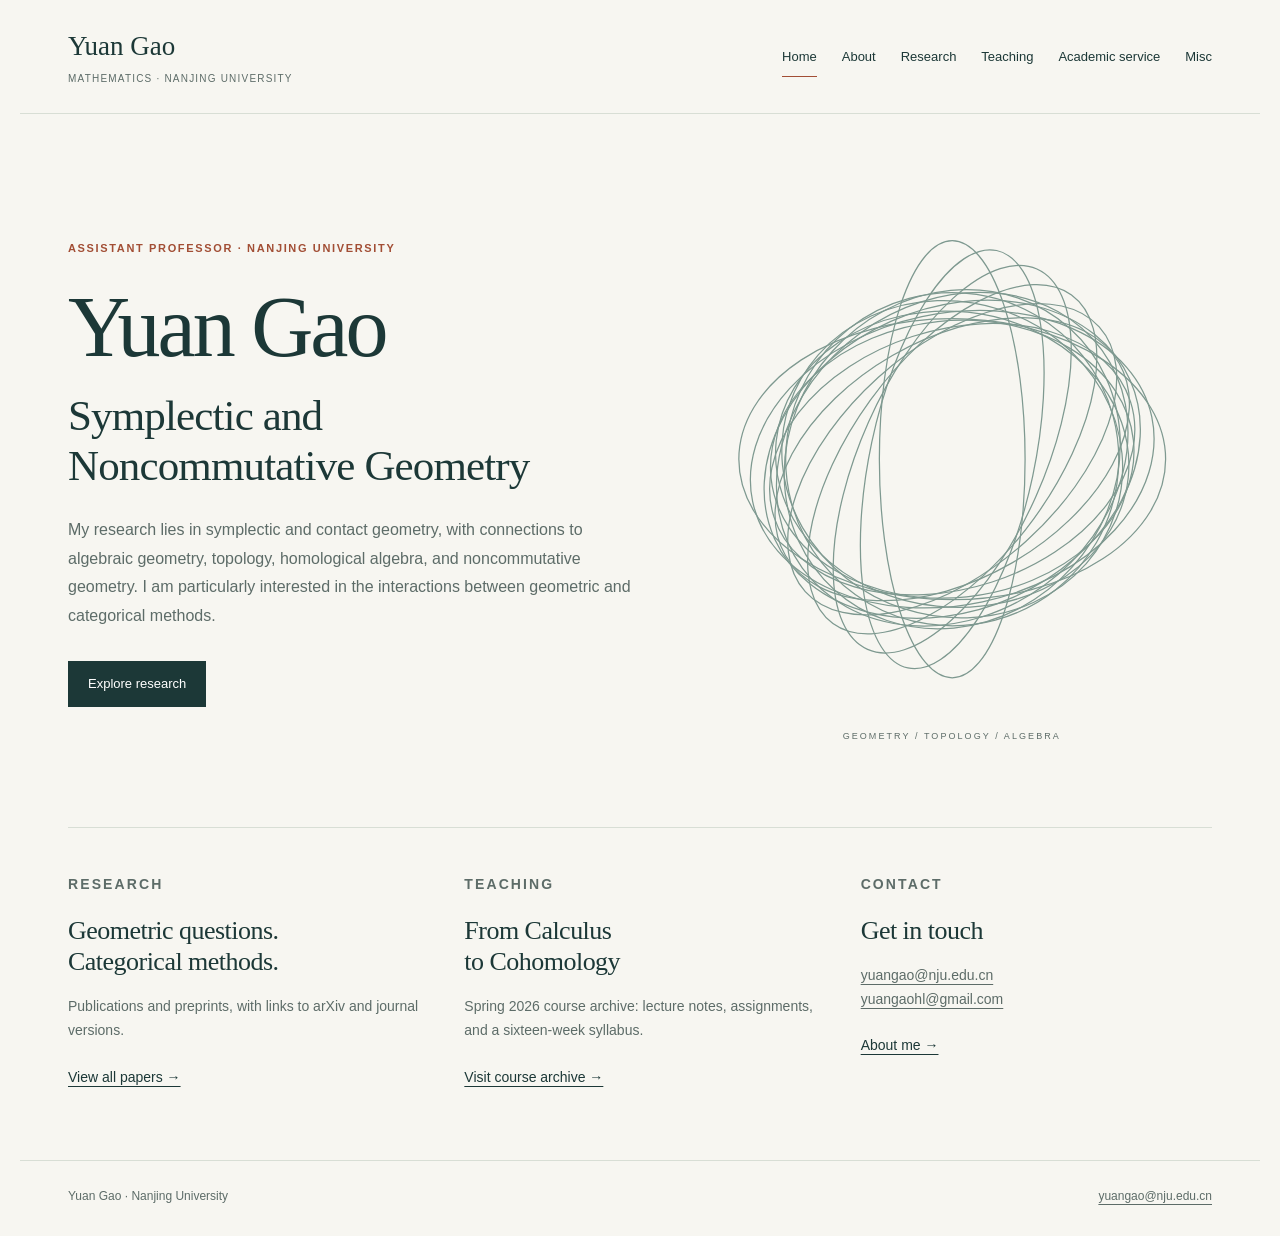
<file: index.html>
<!doctype html><html lang="en"><head><meta charset="utf-8"><meta name="viewport" content="width=device-width,initial-scale=1"><title>Home · Yuan Gao</title><meta name="description" content="Yuan Gao, Assistant Professor of Mathematics at Nanjing University. Research in symplectic and contact geometry."><link rel="stylesheet" href="style.css"></head><body><a class="skip" href="#main">Skip to content</a><header><a class="brand" href="index.html">Yuan Gao<span>Mathematics · Nanjing University</span></a><nav aria-label="Main navigation"><a class="active" href="index.html">Home</a><a class="" href="about.html">About</a><a class="" href="research.html">Research</a><a class="" href="teaching.html">Teaching</a><a class="" href="service.html">Academic service</a><a class="" href="misc.html">Misc</a></nav></header><main id="main"><section class="hero"><div><p class="eyebrow">Assistant Professor · Nanjing University</p><h1>Yuan Gao</h1><p class="hero-sub">Symplectic and<br>Noncommutative Geometry</p><p class="lead">My research lies in symplectic and contact geometry, with connections to algebraic geometry, topology, homological algebra, and noncommutative geometry. I am particularly interested in the interactions between geometric and categorical methods.</p><div class="actions"><a class="button" href="research.html">Explore research</a></div></div><div class="geometry" aria-hidden="true"><svg viewBox="0 0 500 500"><g fill="none" stroke="currentColor" stroke-width="1.2"><ellipse cx="250" cy="250" rx="70" ry="210" transform="rotate(0 250 250)"/><ellipse cx="250" cy="250" rx="79" ry="205" transform="rotate(12 250 250)"/><ellipse cx="250" cy="250" rx="88" ry="200" transform="rotate(24 250 250)"/><ellipse cx="250" cy="250" rx="97" ry="195" transform="rotate(36 250 250)"/><ellipse cx="250" cy="250" rx="106" ry="190" transform="rotate(48 250 250)"/><ellipse cx="250" cy="250" rx="115" ry="185" transform="rotate(60 250 250)"/><ellipse cx="250" cy="250" rx="124" ry="180" transform="rotate(72 250 250)"/><ellipse cx="250" cy="250" rx="133" ry="175" transform="rotate(84 250 250)"/><ellipse cx="250" cy="250" rx="142" ry="170" transform="rotate(96 250 250)"/><ellipse cx="250" cy="250" rx="151" ry="165" transform="rotate(108 250 250)"/><ellipse cx="250" cy="250" rx="160" ry="160" transform="rotate(120 250 250)"/><ellipse cx="250" cy="250" rx="169" ry="155" transform="rotate(132 250 250)"/><ellipse cx="250" cy="250" rx="178" ry="150" transform="rotate(144 250 250)"/><ellipse cx="250" cy="250" rx="187" ry="145" transform="rotate(156 250 250)"/><ellipse cx="250" cy="250" rx="196" ry="140" transform="rotate(168 250 250)"/><ellipse cx="250" cy="250" rx="205" ry="135" transform="rotate(180 250 250)"/></g></svg><span>GEOMETRY / TOPOLOGY / ALGEBRA</span></div></section><section class="home-grid"><div><p class="eyebrow">Research</p><h2>Geometric questions.<br>Categorical methods.</h2><p>Publications and preprints, with links to arXiv and journal versions.</p><a class="" href="research.html">View all papers →</a></div><div><p class="eyebrow">Teaching</p><h2>From Calculus<br>to Cohomology</h2><p>Spring 2026 course archive: lecture notes, assignments, and a sixteen-week syllabus.</p><a class="" href="course.html">Visit course archive →</a></div><div><p class="eyebrow">Contact</p><h2>Get in touch</h2><p><a class="" href="mailto:yuangao@nju.edu.cn">yuangao@nju.edu.cn</a><br><a class="" href="mailto:yuangaohl@gmail.com">yuangaohl@gmail.com</a></p><a class="" href="about.html">About me →</a></div></section></main><footer><span>Yuan Gao · Nanjing University</span><a href="mailto:yuangao@nju.edu.cn">yuangao@nju.edu.cn</a></footer></body></html>
</file>
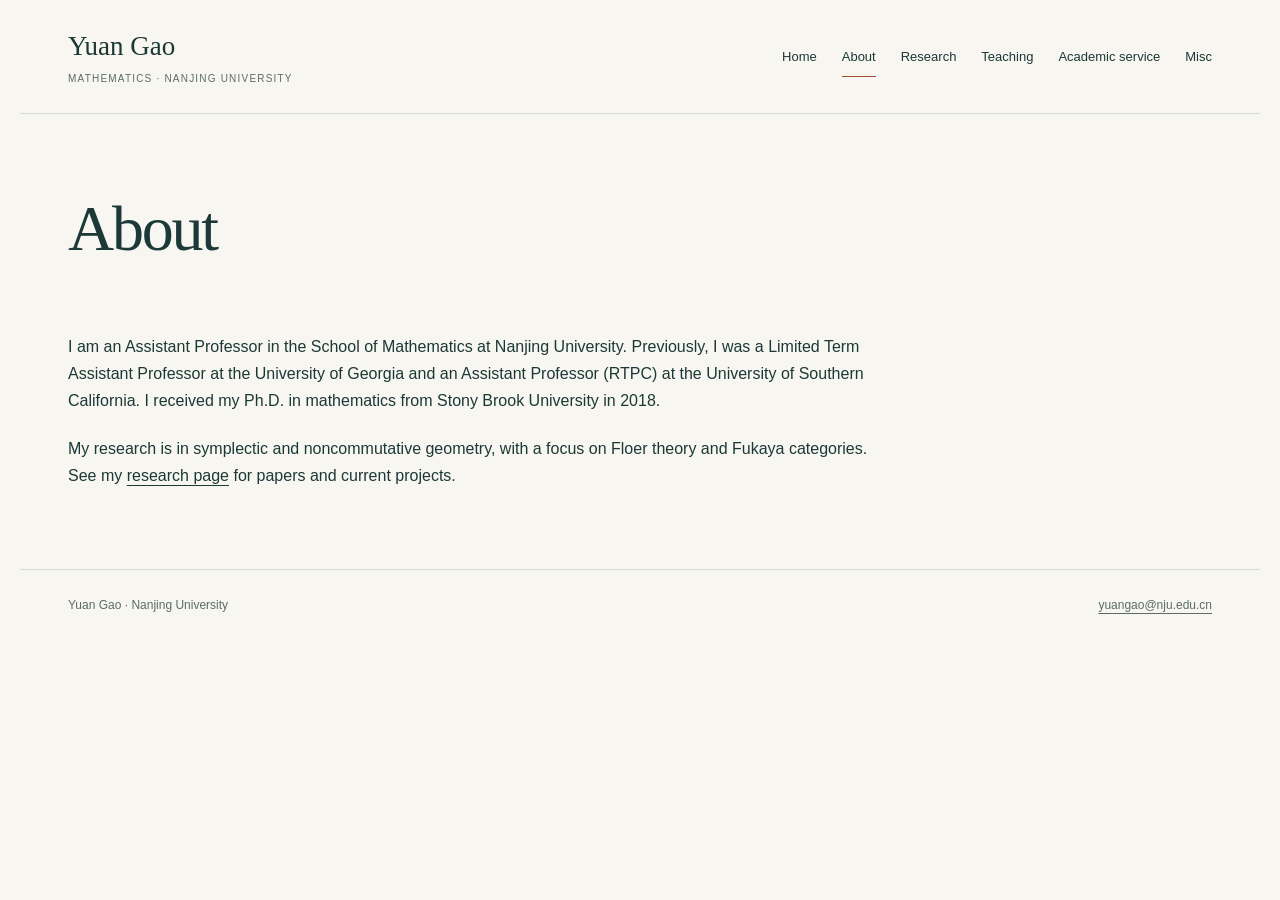
<file: about.html>
<!doctype html><html lang="en"><head><meta charset="utf-8"><meta name="viewport" content="width=device-width,initial-scale=1"><title>About · Yuan Gao</title><meta name="description" content="Yuan Gao, Assistant Professor of Mathematics at Nanjing University. Research in symplectic and contact geometry."><link rel="stylesheet" href="style.css"></head><body><a class="skip" href="#main">Skip to content</a><header><a class="brand" href="index.html">Yuan Gao<span>Mathematics · Nanjing University</span></a><nav aria-label="Main navigation"><a class="" href="index.html">Home</a><a class="active" href="about.html">About</a><a class="" href="research.html">Research</a><a class="" href="teaching.html">Teaching</a><a class="" href="service.html">Academic service</a><a class="" href="misc.html">Misc</a></nav></header><main id="main"><div class="page-head"><h1>About</h1></div>
<div class="reading">
<p>I am an Assistant Professor in the School of Mathematics at Nanjing University. Previously, I was a Limited Term Assistant Professor at the University of Georgia and an Assistant Professor (RTPC) at the University of Southern California. I received my Ph.D. in mathematics from Stony Brook University in 2018.</p>
<p>My research is in symplectic and noncommutative geometry, with a focus on Floer theory and Fukaya categories. See my <a href="research.html">research page</a> for papers and current projects.</p>
</div></main><footer><span>Yuan Gao · Nanjing University</span><a href="mailto:yuangao@nju.edu.cn">yuangao@nju.edu.cn</a></footer></body></html>
</file>
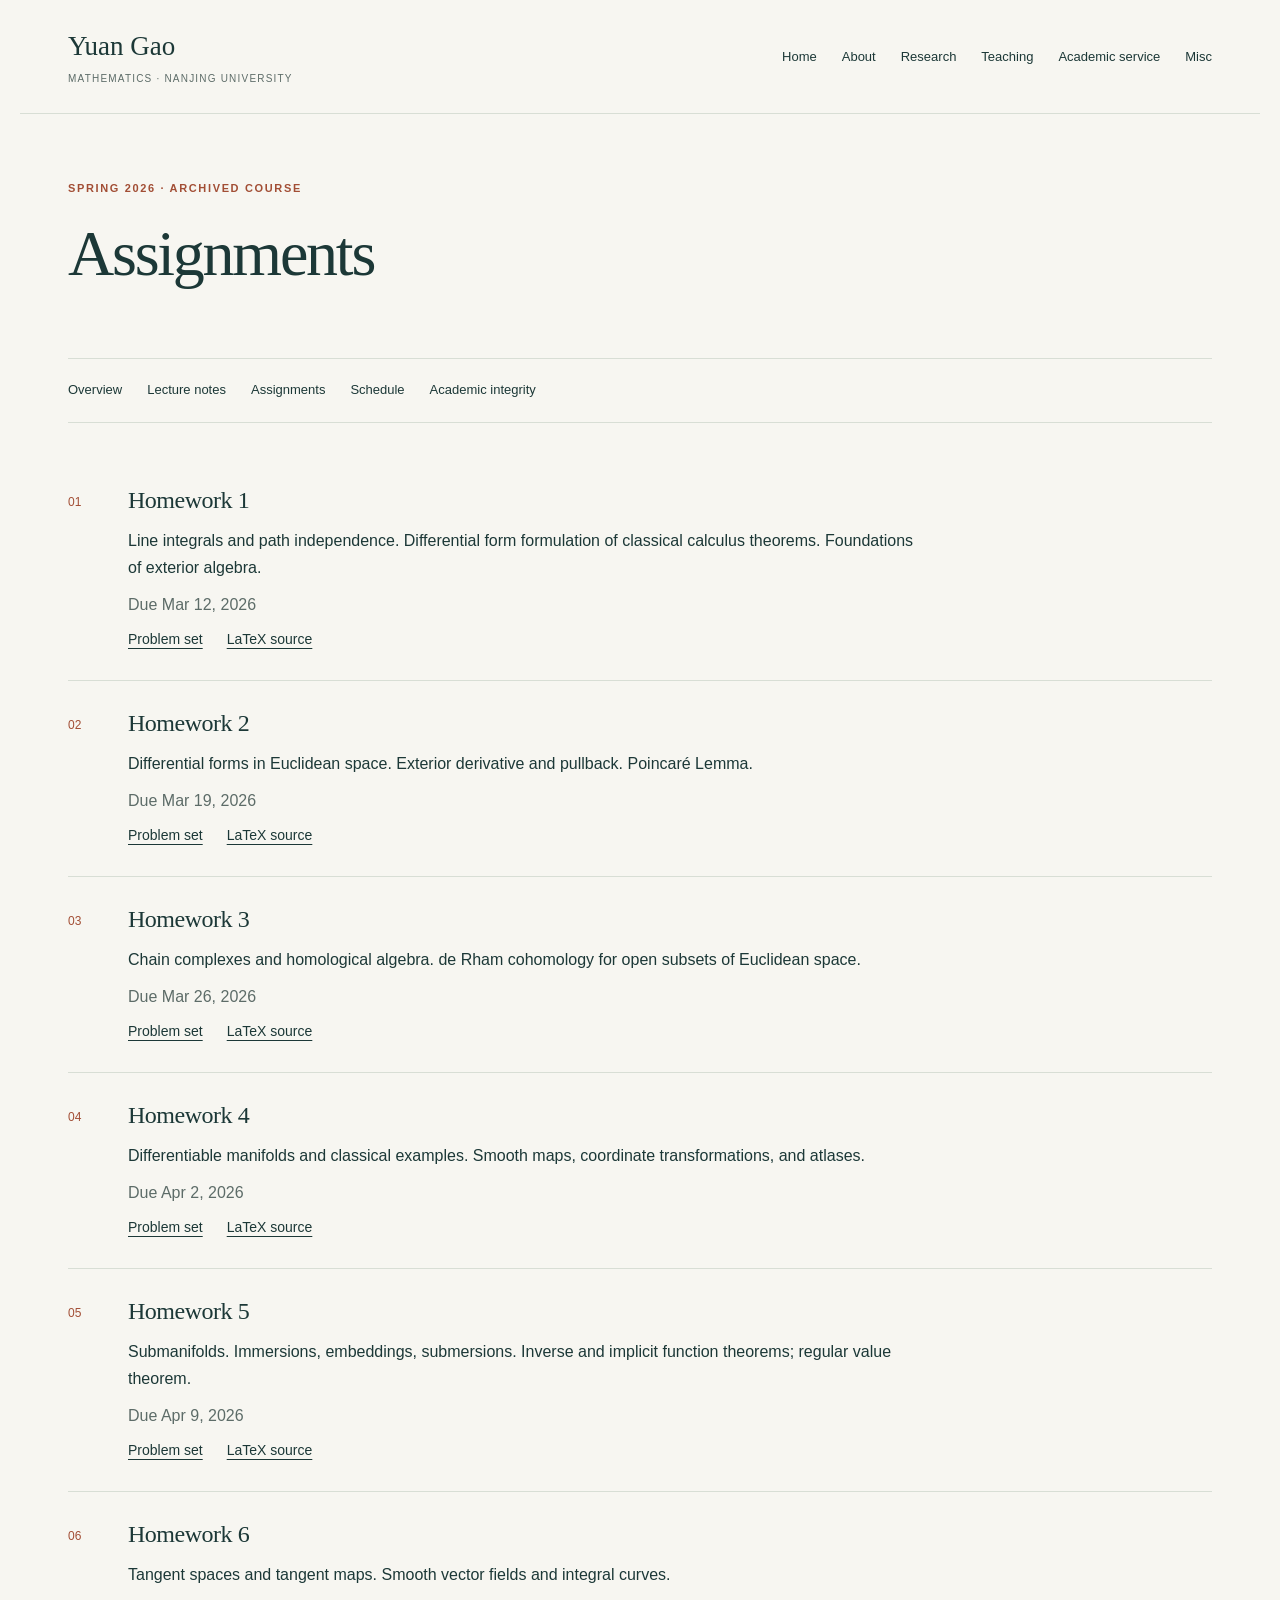
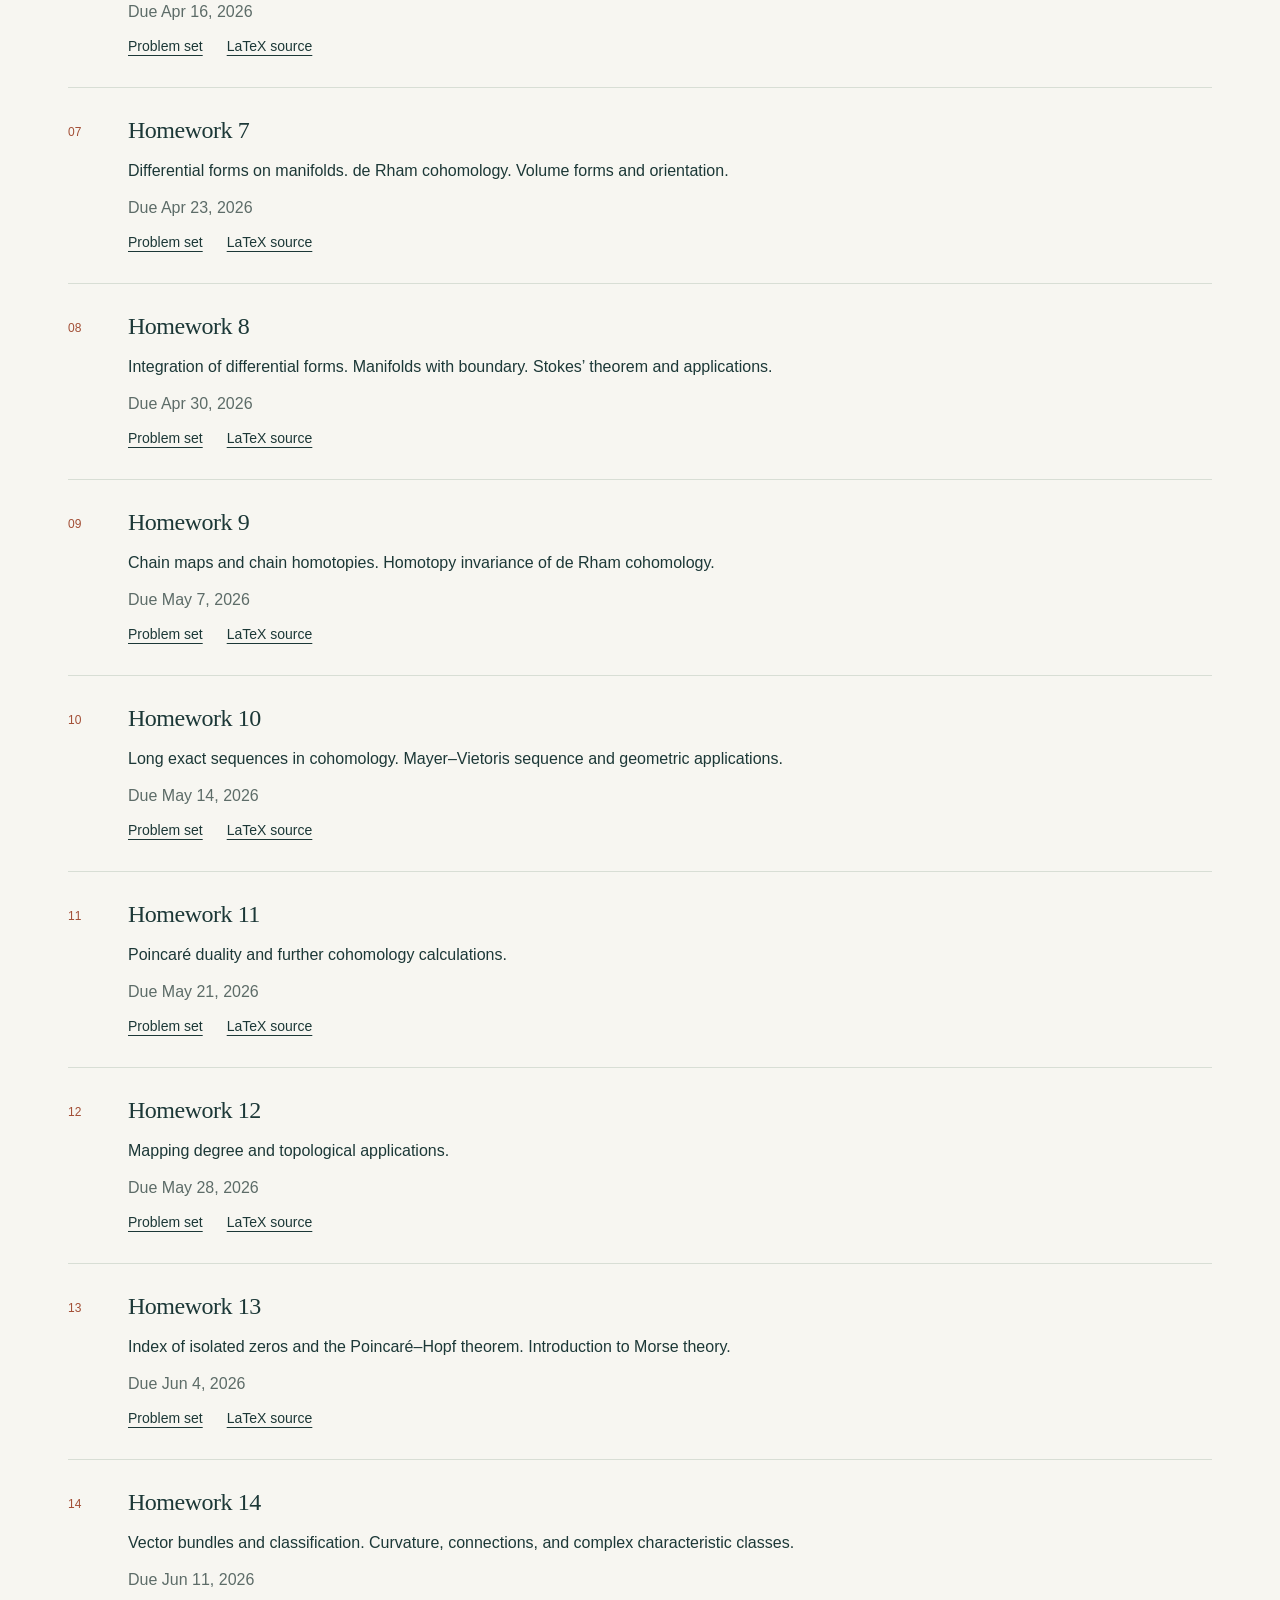
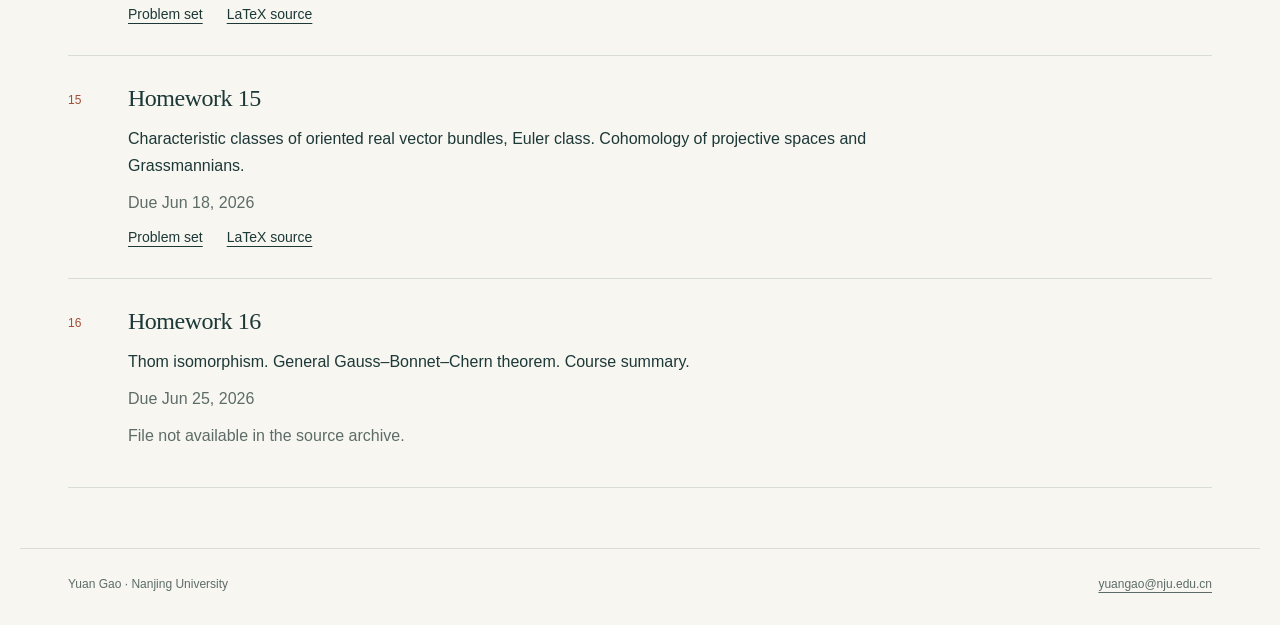
<file: assignments.html>
<!doctype html><html lang="en"><head><meta charset="utf-8"><meta name="viewport" content="width=device-width,initial-scale=1"><title>Assignments · Yuan Gao</title><meta name="description" content="Yuan Gao, Assistant Professor of Mathematics at Nanjing University. Research in symplectic and contact geometry."><link rel="stylesheet" href="style.css"></head><body><a class="skip" href="#main">Skip to content</a><header><a class="brand" href="index.html">Yuan Gao<span>Mathematics · Nanjing University</span></a><nav aria-label="Main navigation"><a class="" href="index.html">Home</a><a class="" href="about.html">About</a><a class="" href="research.html">Research</a><a class="" href="teaching.html">Teaching</a><a class="" href="service.html">Academic service</a><a class="" href="misc.html">Misc</a></nav></header><main id="main"><div class="page-head"><p class="eyebrow">Spring 2026 · Archived course</p><h1>Assignments</h1></div><nav class="course-nav" aria-label="Course archive"><a class="" href="course.html">Overview</a><a class="" href="notes.html">Lecture notes</a><a class="" href="assignments.html">Assignments</a><a class="" href="schedule.html">Schedule</a><a class="" href="integrity.html">Academic integrity</a></nav><div class="lesson-list"><article class="lesson"><span class="number">01</span><div><h2>Homework 1</h2><p>Line integrals and path independence. Differential form formulation of classical calculus theorems. Foundations of exterior algebra.</p><p class="muted">Due Mar 12, 2026</p><div class="resource-links"><a class="" href="https://drive.google.com/file/d/1QH6UYSjOVfkgPAIgeeQ94WCbQ7s4Sh0X/view?usp=sharing">Problem set</a> <a class="" href="https://drive.google.com/file/d/1HLbM3trpUT4cxnpbnTKwQuLRoWedwXRl/view?usp=sharing">LaTeX source</a></div></div></article><article class="lesson"><span class="number">02</span><div><h2>Homework 2</h2><p>Differential forms in Euclidean space. Exterior derivative and pullback. Poincaré Lemma.</p><p class="muted">Due Mar 19, 2026</p><div class="resource-links"><a class="" href="https://drive.google.com/file/d/108SEujbS6A8He_twM66fB2qTuFdRPCYO/view?usp=sharing">Problem set</a> <a class="" href="https://drive.google.com/file/d/1CS_Z7Sie5aquOXLkurc5P-roZkuCDzab/view?usp=sharing">LaTeX source</a></div></div></article><article class="lesson"><span class="number">03</span><div><h2>Homework 3</h2><p>Chain complexes and homological algebra. de Rham cohomology for open subsets of Euclidean space.</p><p class="muted">Due Mar 26, 2026</p><div class="resource-links"><a class="" href="https://drive.google.com/file/d/1ZHnubN1iaM8xCtKU6xh7crI8TMCBbAT2/view?usp=sharing">Problem set</a> <a class="" href="https://drive.google.com/file/d/1UGfDIoP6aIp3kmGhCefMQ6UGoFQStEX0/view?usp=sharing">LaTeX source</a></div></div></article><article class="lesson"><span class="number">04</span><div><h2>Homework 4</h2><p>Differentiable manifolds and classical examples. Smooth maps, coordinate transformations, and atlases.</p><p class="muted">Due Apr 2, 2026</p><div class="resource-links"><a class="" href="https://drive.google.com/file/d/1F0HrgRB0g2_U4Mr4M4BwGnZEsns76jIv/view?usp=sharing">Problem set</a> <a class="" href="https://drive.google.com/file/d/1NqXmJ_wTI9wVwoskKgPP2P-qiR9x2wzn/view?usp=sharing">LaTeX source</a></div></div></article><article class="lesson"><span class="number">05</span><div><h2>Homework 5</h2><p>Submanifolds. Immersions, embeddings, submersions. Inverse and implicit function theorems; regular value theorem.</p><p class="muted">Due Apr 9, 2026</p><div class="resource-links"><a class="" href="https://drive.google.com/file/d/1SIM5b-fns50qM01OJ8epQ4ZK_sa4CtJf/view?usp=sharing">Problem set</a> <a class="" href="https://drive.google.com/file/d/1L3Ja3tazWtXu4IPd-x1-aGLTx-Wow0gp/view?usp=sharing">LaTeX source</a></div></div></article><article class="lesson"><span class="number">06</span><div><h2>Homework 6</h2><p>Tangent spaces and tangent maps. Smooth vector fields and integral curves.</p><p class="muted">Due Apr 16, 2026</p><div class="resource-links"><a class="" href="https://drive.google.com/file/d/1zpYVi1kLe7jJMGukAvWLVqr9_f_hkMCX/view?usp=sharing">Problem set</a> <a class="" href="https://drive.google.com/file/d/1qVi8nHOhnC0EFA-qZeCWLzYEh-IGgsjY/view?usp=sharing">LaTeX source</a></div></div></article><article class="lesson"><span class="number">07</span><div><h2>Homework 7</h2><p>Differential forms on manifolds. de Rham cohomology. Volume forms and orientation.</p><p class="muted">Due Apr 23, 2026</p><div class="resource-links"><a class="" href="https://drive.google.com/file/d/1Wz5vhsN0xN_qzquQGYGzVOqpZ8sbJD_h/view?usp=sharing">Problem set</a> <a class="" href="https://drive.google.com/file/d/1bVcy3SZIw6m1bqn22y26rxk8Se7mI8qL/view?usp=sharing">LaTeX source</a></div></div></article><article class="lesson"><span class="number">08</span><div><h2>Homework 8</h2><p>Integration of differential forms. Manifolds with boundary. Stokes’ theorem and applications.</p><p class="muted">Due Apr 30, 2026</p><div class="resource-links"><a class="" href="https://drive.google.com/file/d/15hQEb66DdzmORyG2ac4cFExjfgZj6OWo/view?usp=sharing">Problem set</a> <a class="" href="https://drive.google.com/file/d/1FxJnwDbzyTkabJq8rDNfmd8qpgRLeB_V/view?usp=sharing">LaTeX source</a></div></div></article><article class="lesson"><span class="number">09</span><div><h2>Homework 9</h2><p>Chain maps and chain homotopies. Homotopy invariance of de Rham cohomology.</p><p class="muted">Due May 7, 2026</p><div class="resource-links"><a class="" href="https://drive.google.com/file/d/1KAcGRFYiWW9dCZFNiu9gCE-dTwvOrdCO/view?usp=sharing">Problem set</a> <a class="" href="https://drive.google.com/file/d/1pv66FhCfCyiHFiAwqDElxq1msTGGOZa0/view?usp=sharing">LaTeX source</a></div></div></article><article class="lesson"><span class="number">10</span><div><h2>Homework 10</h2><p>Long exact sequences in cohomology. Mayer–Vietoris sequence and geometric applications.</p><p class="muted">Due May 14, 2026</p><div class="resource-links"><a class="" href="https://drive.google.com/file/d/1PkQegfx8KE4_ObCRKAlfTwmPlwXy-TS4/view?usp=sharing">Problem set</a> <a class="" href="https://drive.google.com/file/d/1zNA8hf5z-G-ZvnFKE87QKn0JIJV_c8Vb/view?usp=sharing">LaTeX source</a></div></div></article><article class="lesson"><span class="number">11</span><div><h2>Homework 11</h2><p>Poincaré duality and further cohomology calculations.</p><p class="muted">Due May 21, 2026</p><div class="resource-links"><a class="" href="https://drive.google.com/file/d/1sDRuJVYwIUbTttnhpigzf0qJ-HsV-xpW/view?usp=sharing">Problem set</a> <a class="" href="https://drive.google.com/file/d/1IP22PRhdsxYVdRuZG2yiOAzCtdXnL7p1/view?usp=sharing">LaTeX source</a></div></div></article><article class="lesson"><span class="number">12</span><div><h2>Homework 12</h2><p>Mapping degree and topological applications.</p><p class="muted">Due May 28, 2026</p><div class="resource-links"><a class="" href="https://drive.google.com/file/d/1qGOFJT5GDv3Xm1WjCXEfQvnefG_Sary-/view?usp=sharing">Problem set</a> <a class="" href="https://drive.google.com/file/d/1fRRTsTXgMdzxf2SreBMVLWENXxAWj1V0/view?usp=sharing">LaTeX source</a></div></div></article><article class="lesson"><span class="number">13</span><div><h2>Homework 13</h2><p>Index of isolated zeros and the Poincaré–Hopf theorem. Introduction to Morse theory.</p><p class="muted">Due Jun 4, 2026</p><div class="resource-links"><a class="" href="https://drive.google.com/file/d/1vZ1eH_sfkQrenlBKzxzuWlOvv2FFFu0q/view?usp=sharing">Problem set</a> <a class="" href="https://drive.google.com/file/d/16yJKPDV-OgxWF09GCkra4AdD18av5QwX/view?usp=sharing">LaTeX source</a></div></div></article><article class="lesson"><span class="number">14</span><div><h2>Homework 14</h2><p>Vector bundles and classification. Curvature, connections, and complex characteristic classes.</p><p class="muted">Due Jun 11, 2026</p><div class="resource-links"><a class="" href="https://drive.google.com/file/d/1IzPy1wWS_aZxjYHkgrT1BD2ZVnJfR3v8/view?usp=sharing">Problem set</a> <a class="" href="https://drive.google.com/file/d/1wCNTfevfr7fnuPqvwi5vRpH10i4Xii49/view?usp=sharing">LaTeX source</a></div></div></article><article class="lesson"><span class="number">15</span><div><h2>Homework 15</h2><p>Characteristic classes of oriented real vector bundles, Euler class. Cohomology of projective spaces and Grassmannians.</p><p class="muted">Due Jun 18, 2026</p><div class="resource-links"><a class="" href="https://drive.google.com/file/d/1j6qAH6Pp16kNJmbgNv712ccaADM0hAK5/view?usp=sharing">Problem set</a> <a class="" href="https://drive.google.com/file/d/1mj1KhXkKjRzgwHPzl8g3fCBPciXRJVhJ/view?usp=sharing">LaTeX source</a></div></div></article><article class="lesson"><span class="number">16</span><div><h2>Homework 16</h2><p>Thom isomorphism. General Gauss–Bonnet–Chern theorem. Course summary.</p><p class="muted">Due Jun 25, 2026</p><p class="muted">File not available in the source archive.</p></div></article></div></main><footer><span>Yuan Gao · Nanjing University</span><a href="mailto:yuangao@nju.edu.cn">yuangao@nju.edu.cn</a></footer></body></html>
</file>
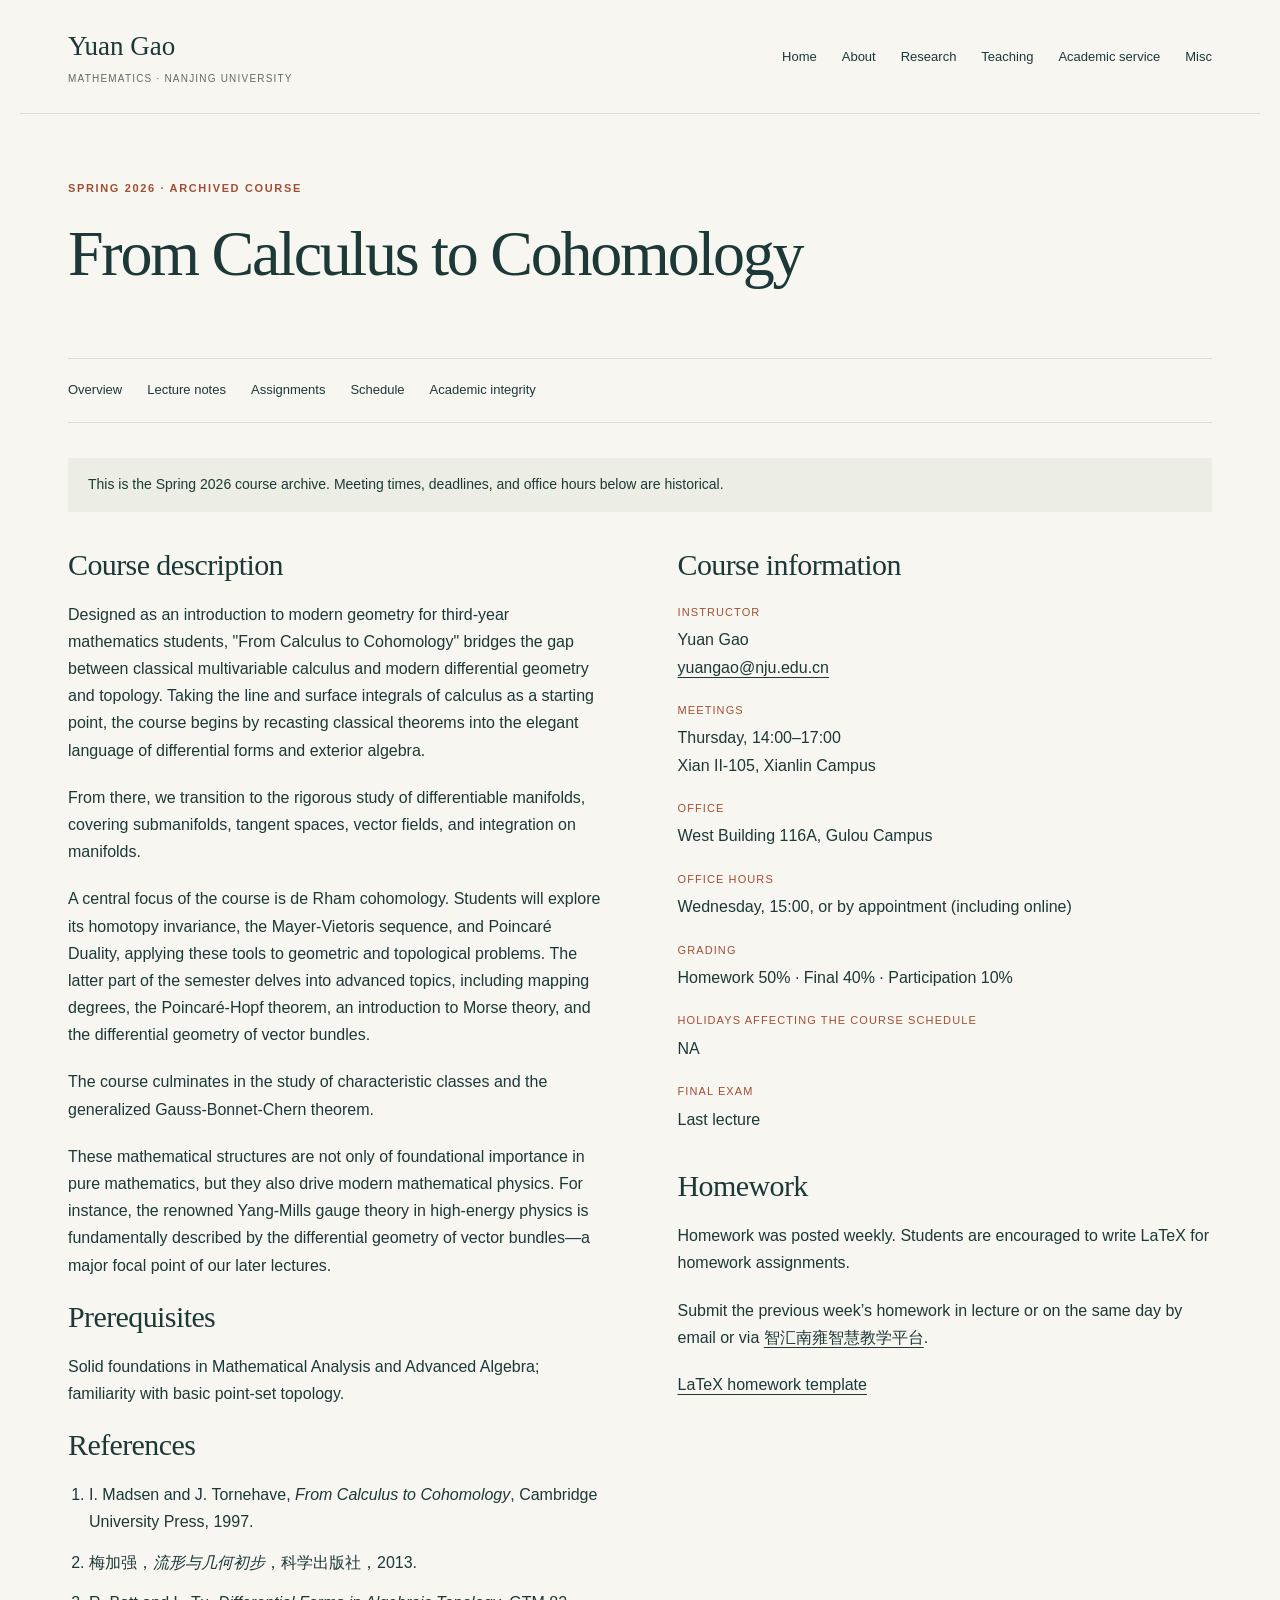
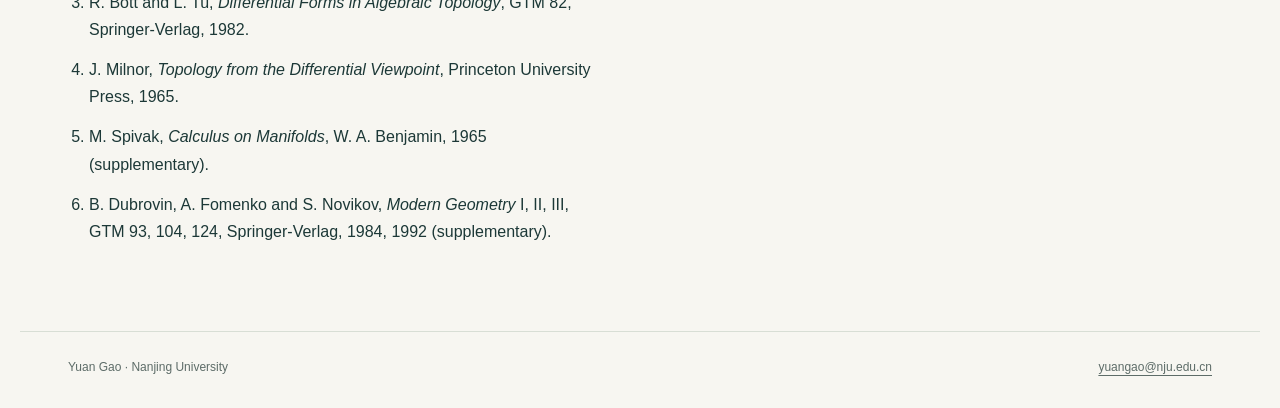
<file: course.html>
<!doctype html><html lang="en"><head><meta charset="utf-8"><meta name="viewport" content="width=device-width,initial-scale=1"><title>From Calculus to Cohomology · Yuan Gao</title><meta name="description" content="Yuan Gao, Assistant Professor of Mathematics at Nanjing University. Research in symplectic and contact geometry."><link rel="stylesheet" href="style.css"></head><body><a class="skip" href="#main">Skip to content</a><header><a class="brand" href="index.html">Yuan Gao<span>Mathematics · Nanjing University</span></a><nav aria-label="Main navigation"><a class="" href="index.html">Home</a><a class="" href="about.html">About</a><a class="" href="research.html">Research</a><a class="" href="teaching.html">Teaching</a><a class="" href="service.html">Academic service</a><a class="" href="misc.html">Misc</a></nav></header><main id="main"><div class="page-head"><p class="eyebrow">Spring 2026 · Archived course</p><h1>From Calculus to Cohomology</h1></div><nav class="course-nav" aria-label="Course archive"><a class="" href="course.html">Overview</a><a class="" href="notes.html">Lecture notes</a><a class="" href="assignments.html">Assignments</a><a class="" href="schedule.html">Schedule</a><a class="" href="integrity.html">Academic integrity</a></nav><p class="notice">This is the Spring 2026 course archive. Meeting times, deadlines, and office hours below are historical.</p><div class="two-col"><section><h2>Course description</h2><p>Designed as an introduction to modern geometry for third-year mathematics students, "From Calculus to Cohomology" bridges the gap between classical multivariable calculus and modern differential geometry and topology. Taking the line and surface integrals of calculus as a starting point, the course begins by recasting classical theorems into the elegant language of differential forms and exterior algebra.</p><p>From there, we transition to the rigorous study of differentiable manifolds, covering submanifolds, tangent spaces, vector fields, and integration on manifolds.</p><p>A central focus of the course is de Rham cohomology. Students will explore its homotopy invariance, the Mayer-Vietoris sequence, and Poincaré Duality, applying these tools to geometric and topological problems. The latter part of the semester delves into advanced topics, including mapping degrees, the Poincaré-Hopf theorem, an introduction to Morse theory, and the differential geometry of vector bundles.</p><p>The course culminates in the study of characteristic classes and the generalized Gauss-Bonnet-Chern theorem.</p><p>These mathematical structures are not only of foundational importance in pure mathematics, but they also drive modern mathematical physics. For instance, the renowned Yang-Mills gauge theory in high-energy physics is fundamentally described by the differential geometry of vector bundles—a major focal point of our later lectures.</p><h2>Prerequisites</h2><p>Solid foundations in Mathematical Analysis and Advanced Algebra; familiarity with basic point-set topology.</p><h2>References</h2><ol><li>I. Madsen and J. Tornehave, <em>From Calculus to Cohomology</em>, Cambridge University Press, 1997.</li><li>梅加强，<em>流形与几何初步</em>，科学出版社，2013.</li><li>R. Bott and L. Tu, <em>Differential Forms in Algebraic Topology</em>, GTM 82, Springer-Verlag, 1982.</li><li>J. Milnor, <em>Topology from the Differential Viewpoint</em>, Princeton University Press, 1965.</li><li>M. Spivak, <em>Calculus on Manifolds</em>, W. A. Benjamin, 1965 (supplementary).</li><li>B. Dubrovin, A. Fomenko and S. Novikov, <em>Modern Geometry</em> I, II, III, GTM 93, 104, 124, Springer-Verlag, 1984, 1992 (supplementary).</li></ol></section><aside><h2>Course information</h2><dl><dt>Instructor</dt><dd>Yuan Gao<br><a href="mailto:yuangao@nju.edu.cn">yuangao@nju.edu.cn</a></dd><dt>Meetings</dt><dd>Thursday, 14:00–17:00<br>Xian II-105, Xianlin Campus</dd><dt>Office</dt><dd>West Building 116A, Gulou Campus</dd><dt>Office hours</dt><dd>Wednesday, 15:00, or by appointment (including online)</dd><dt>Grading</dt><dd>Homework 50% · Final 40% · Participation 10%</dd><dt>Holidays affecting the course schedule</dt><dd>NA</dd><dt>Final exam</dt><dd>Last lecture</dd></dl><h2>Homework</h2><p>Homework was posted weekly. Students are encouraged to write LaTeX for homework assignments.</p><p>Submit the previous week’s homework in lecture or on the same day by email or via <a href="https://lms.nju.edu.cn/inclass/courses/7659">智汇南雍智慧教学平台</a>.</p><p><a href="https://drive.google.com/file/d/1I5SLkSS8jdy6_72UnSD7pfdv-FFbOsIC/view?usp=sharing">LaTeX homework template</a></p></aside></div></main><footer><span>Yuan Gao · Nanjing University</span><a href="mailto:yuangao@nju.edu.cn">yuangao@nju.edu.cn</a></footer></body></html>
</file>
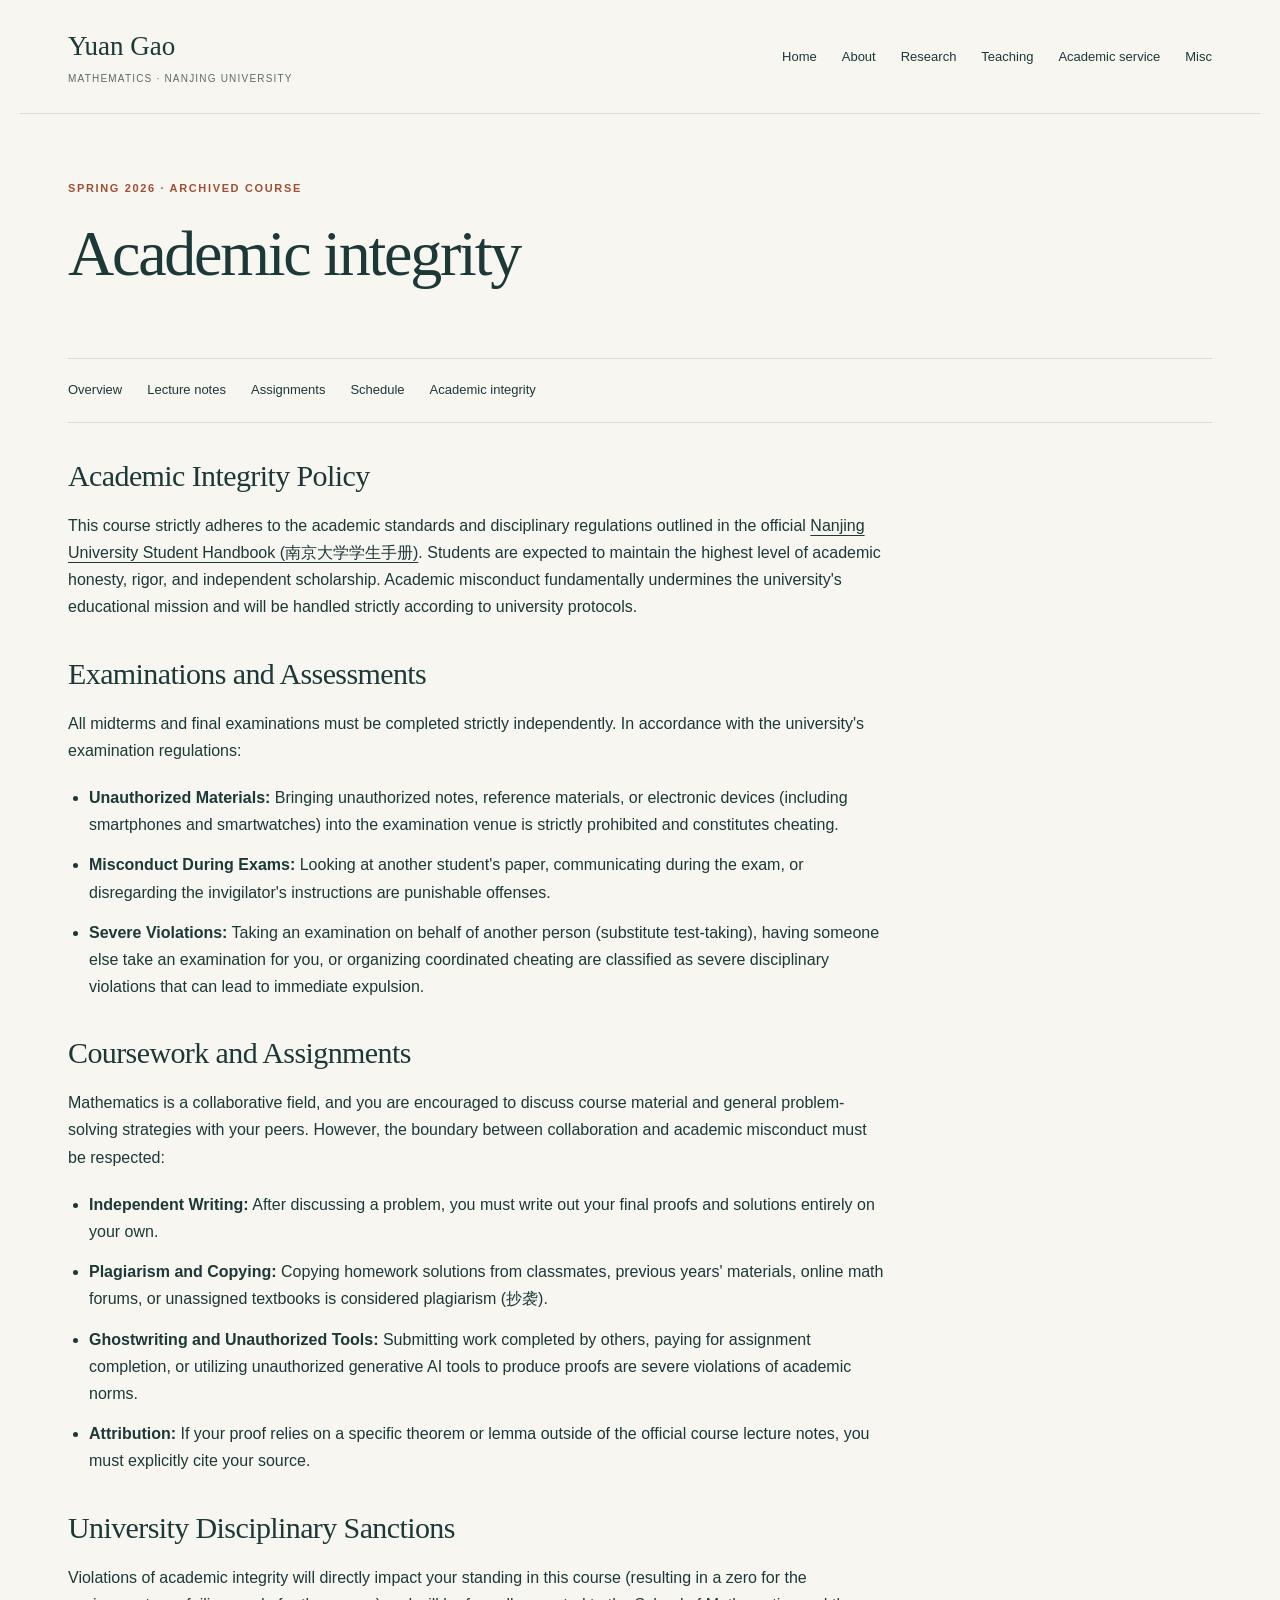
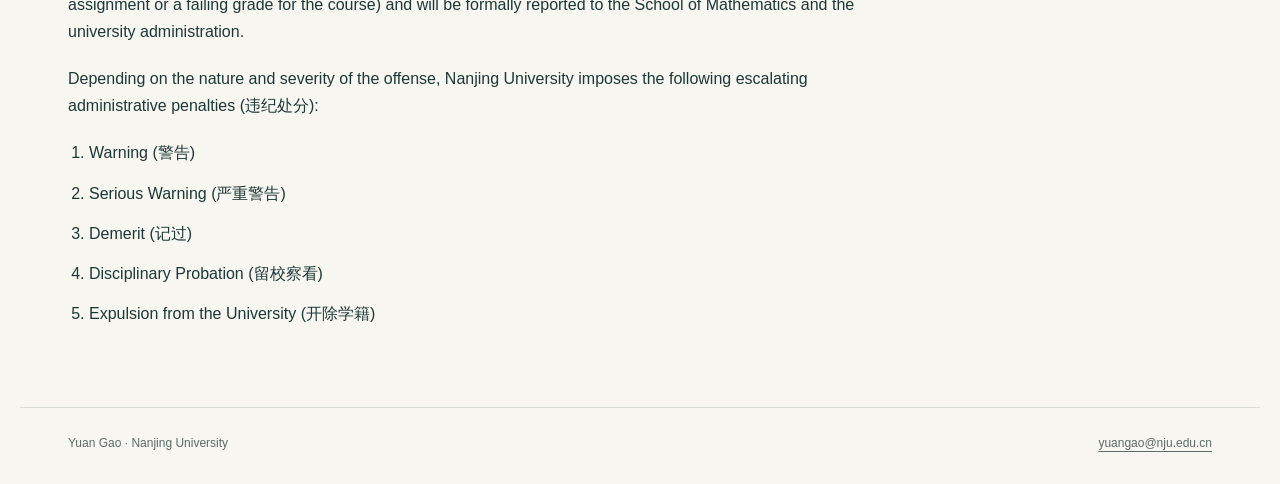
<file: integrity.html>
<!doctype html><html lang="en"><head><meta charset="utf-8"><meta name="viewport" content="width=device-width,initial-scale=1"><title>Academic integrity · Yuan Gao</title><meta name="description" content="Yuan Gao, Assistant Professor of Mathematics at Nanjing University. Research in symplectic and contact geometry."><link rel="stylesheet" href="style.css"></head><body><a class="skip" href="#main">Skip to content</a><header><a class="brand" href="index.html">Yuan Gao<span>Mathematics · Nanjing University</span></a><nav aria-label="Main navigation"><a class="" href="index.html">Home</a><a class="" href="about.html">About</a><a class="" href="research.html">Research</a><a class="" href="teaching.html">Teaching</a><a class="" href="service.html">Academic service</a><a class="" href="misc.html">Misc</a></nav></header><main id="main"><div class="page-head"><p class="eyebrow">Spring 2026 · Archived course</p><h1>Academic integrity</h1></div><nav class="course-nav" aria-label="Course archive"><a class="" href="course.html">Overview</a><a class="" href="notes.html">Lecture notes</a><a class="" href="assignments.html">Assignments</a><a class="" href="schedule.html">Schedule</a><a class="" href="integrity.html">Academic integrity</a></nav><div class="reading"><h2>Academic Integrity Policy</h2><p>This course strictly adheres to the academic standards and disciplinary regulations outlined in the official <a href="https://drive.google.com/file/d/1PDHx0_aSkhxtt3WJuzS4VvUP_qOzOrOK/view?usp=sharing">Nanjing University Student Handbook (南京大学学生手册)</a>. Students are expected to maintain the highest level of academic honesty, rigor, and independent scholarship. Academic misconduct fundamentally undermines the university's educational mission and will be handled strictly according to university protocols.</p><h2>Examinations and Assessments</h2><p>All midterms and final examinations must be completed strictly independently. In accordance with the university's examination regulations:</p><ul><li><strong>Unauthorized Materials:</strong> Bringing unauthorized notes, reference materials, or electronic devices (including smartphones and smartwatches) into the examination venue is strictly prohibited and constitutes cheating.</li><li><strong>Misconduct During Exams:</strong> Looking at another student's paper, communicating during the exam, or disregarding the invigilator's instructions are punishable offenses.</li><li><strong>Severe Violations:</strong> Taking an examination on behalf of another person (substitute test-taking), having someone else take an examination for you, or organizing coordinated cheating are classified as severe disciplinary violations that can lead to immediate expulsion.</li></ul><h2>Coursework and Assignments</h2><p>Mathematics is a collaborative field, and you are encouraged to discuss course material and general problem-solving strategies with your peers. However, the boundary between collaboration and academic misconduct must be respected:</p><ul><li><strong>Independent Writing:</strong> After discussing a problem, you must write out your final proofs and solutions entirely on your own.</li><li><strong>Plagiarism and Copying:</strong> Copying homework solutions from classmates, previous years' materials, online math forums, or unassigned textbooks is considered plagiarism (抄袭).</li><li><strong>Ghostwriting and Unauthorized Tools:</strong> Submitting work completed by others, paying for assignment completion, or utilizing unauthorized generative AI tools to produce proofs are severe violations of academic norms.</li><li><strong>Attribution:</strong> If your proof relies on a specific theorem or lemma outside of the official course lecture notes, you must explicitly cite your source.</li></ul><h2>University Disciplinary Sanctions</h2><p>Violations of academic integrity will directly impact your standing in this course (resulting in a zero for the assignment or a failing grade for the course) and will be formally reported to the School of Mathematics and the university administration.</p><p>Depending on the nature and severity of the offense, Nanjing University imposes the following escalating administrative penalties (违纪处分):</p><ol><li>Warning (警告)</li><li>Serious Warning (严重警告)</li><li>Demerit (记过)</li><li>Disciplinary Probation (留校察看)</li><li>Expulsion from the University (开除学籍)</li></ol></div></main><footer><span>Yuan Gao · Nanjing University</span><a href="mailto:yuangao@nju.edu.cn">yuangao@nju.edu.cn</a></footer></body></html>
</file>
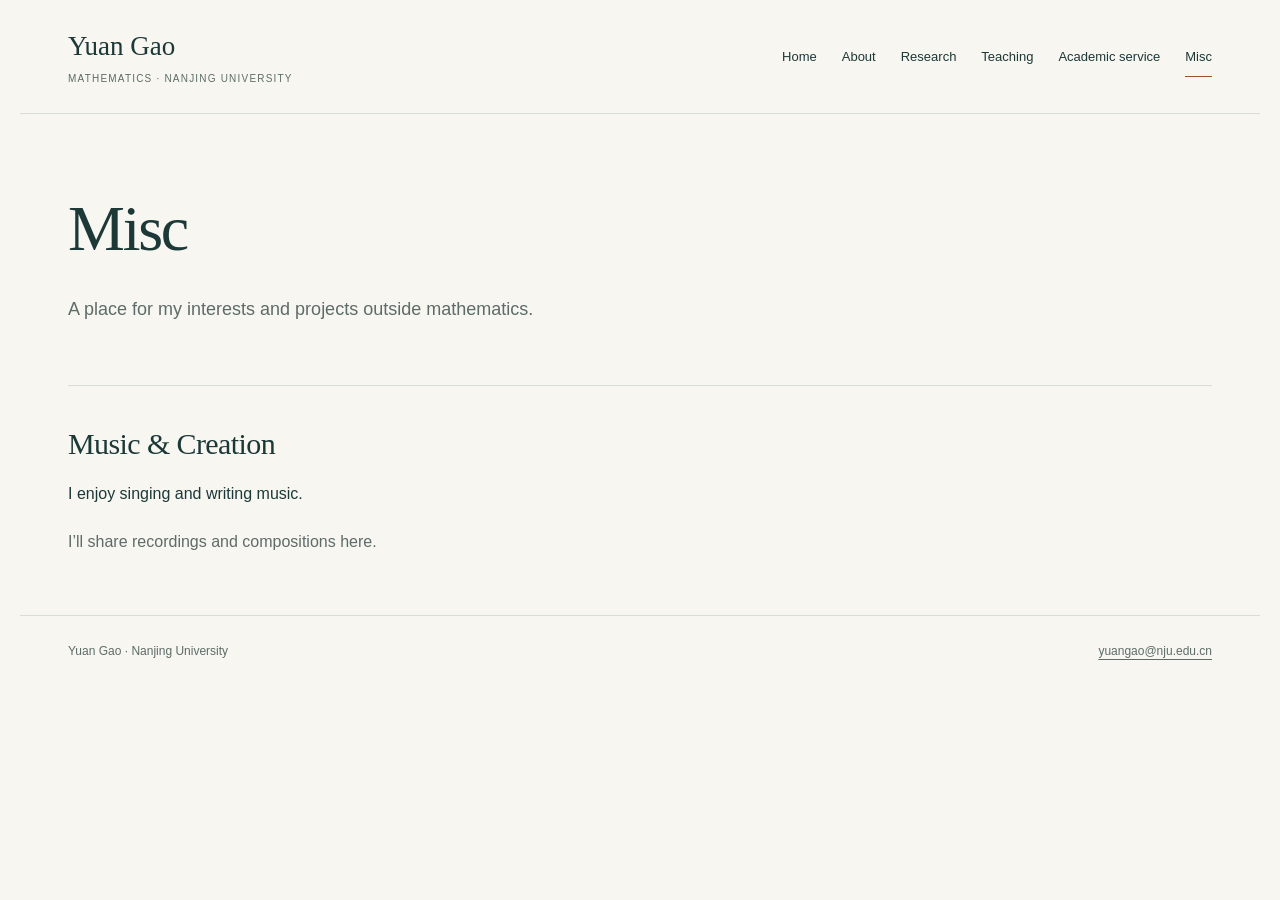
<file: misc.html>
<!doctype html><html lang="en"><head><meta charset="utf-8"><meta name="viewport" content="width=device-width,initial-scale=1"><title>Misc · Yuan Gao</title><meta name="description" content="Music and other interests outside mathematics."><link rel="stylesheet" href="style.css"></head><body><a class="skip" href="#main">Skip to content</a><header><a class="brand" href="index.html">Yuan Gao<span>Mathematics · Nanjing University</span></a><nav aria-label="Main navigation"><a class="" href="index.html">Home</a><a class="" href="about.html">About</a><a class="" href="research.html">Research</a><a class="" href="teaching.html">Teaching</a><a class="" href="service.html">Academic service</a><a class="active" href="misc.html">Misc</a></nav></header><main id="main"><div class="page-head"><h1>Misc</h1><p class="lead">A place for my interests and projects outside mathematics.</p></div>
<section class="section" id="music-creation" aria-labelledby="music-heading">
<h2 id="music-heading">Music &amp; Creation</h2>
<p>I enjoy singing and writing music.</p>
<div id="music-works">
<p class="muted">I’ll share recordings and compositions here.</p>
<!-- Replace the placeholder above with one article per work. See music/README.md for an audio entry you can copy. -->
</div>
</section></main><footer><span>Yuan Gao · Nanjing University</span><a href="mailto:yuangao@nju.edu.cn">yuangao@nju.edu.cn</a></footer></body></html>
</file>
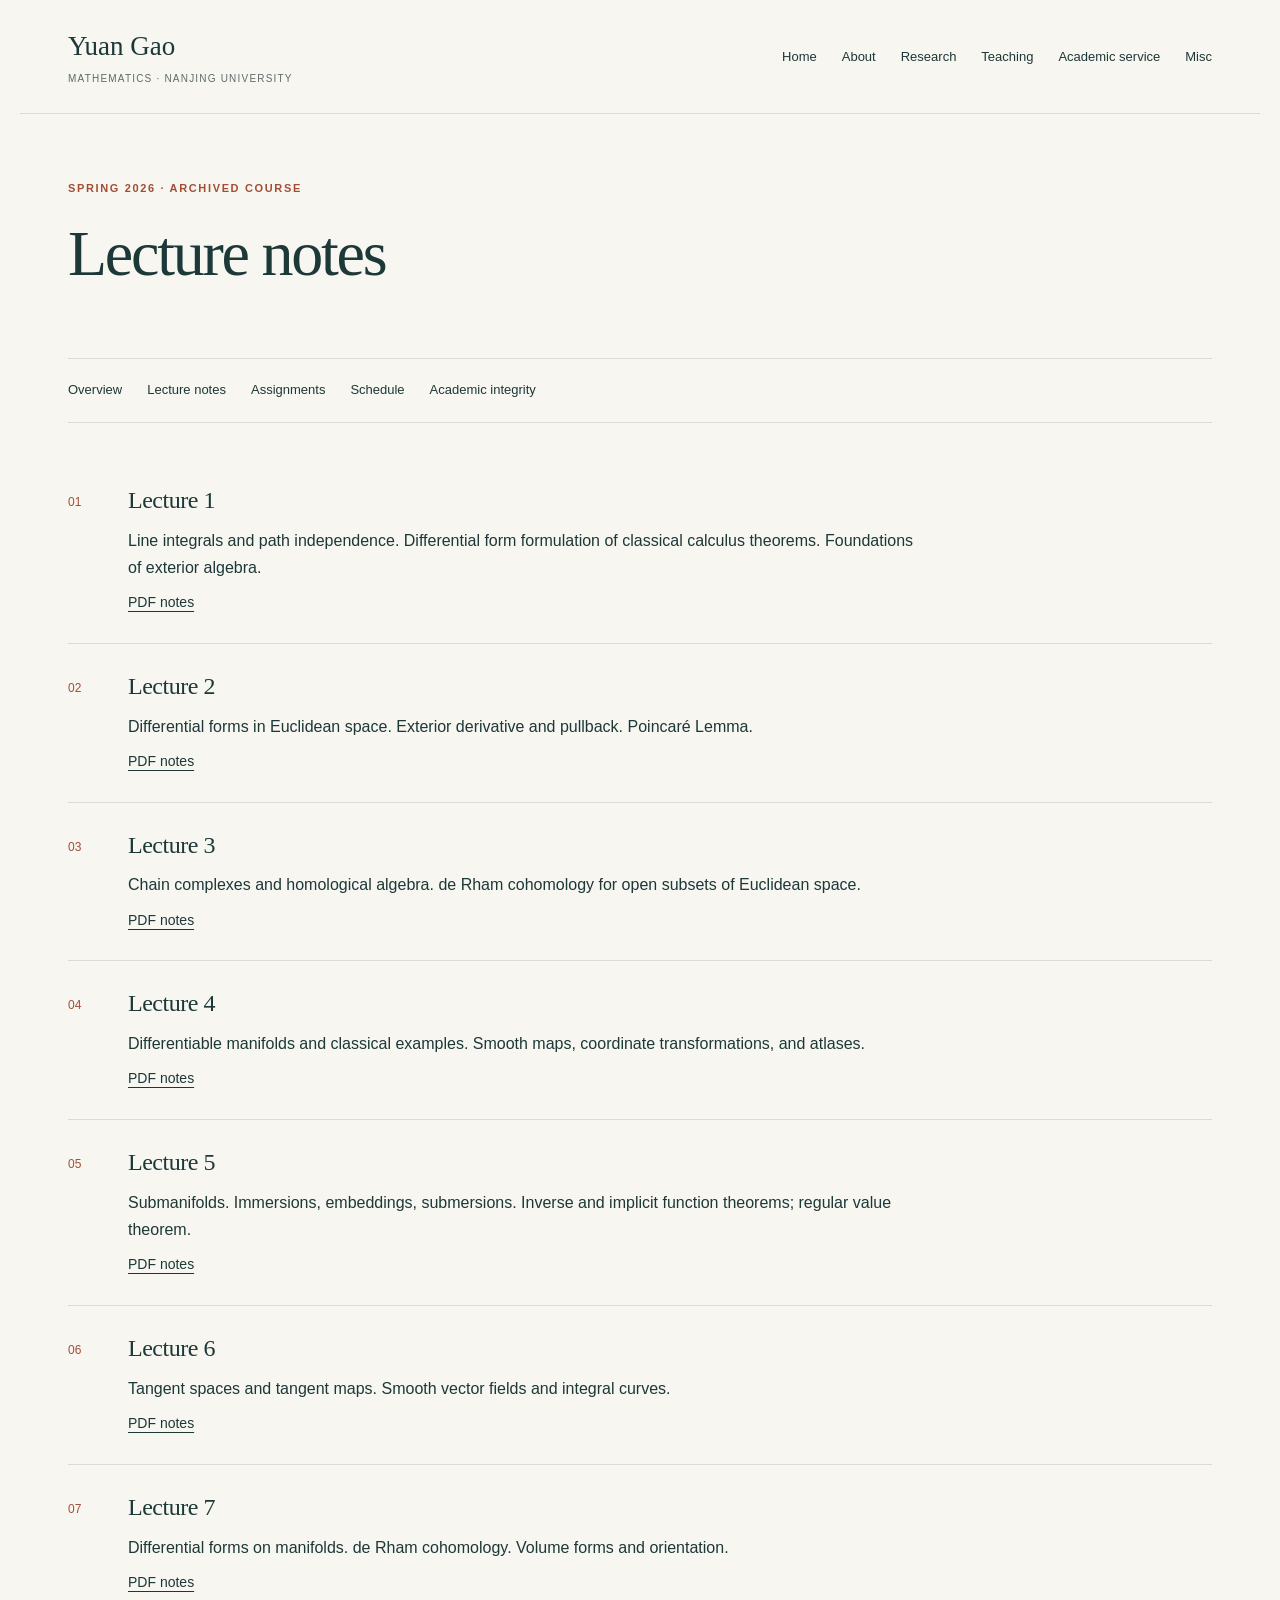
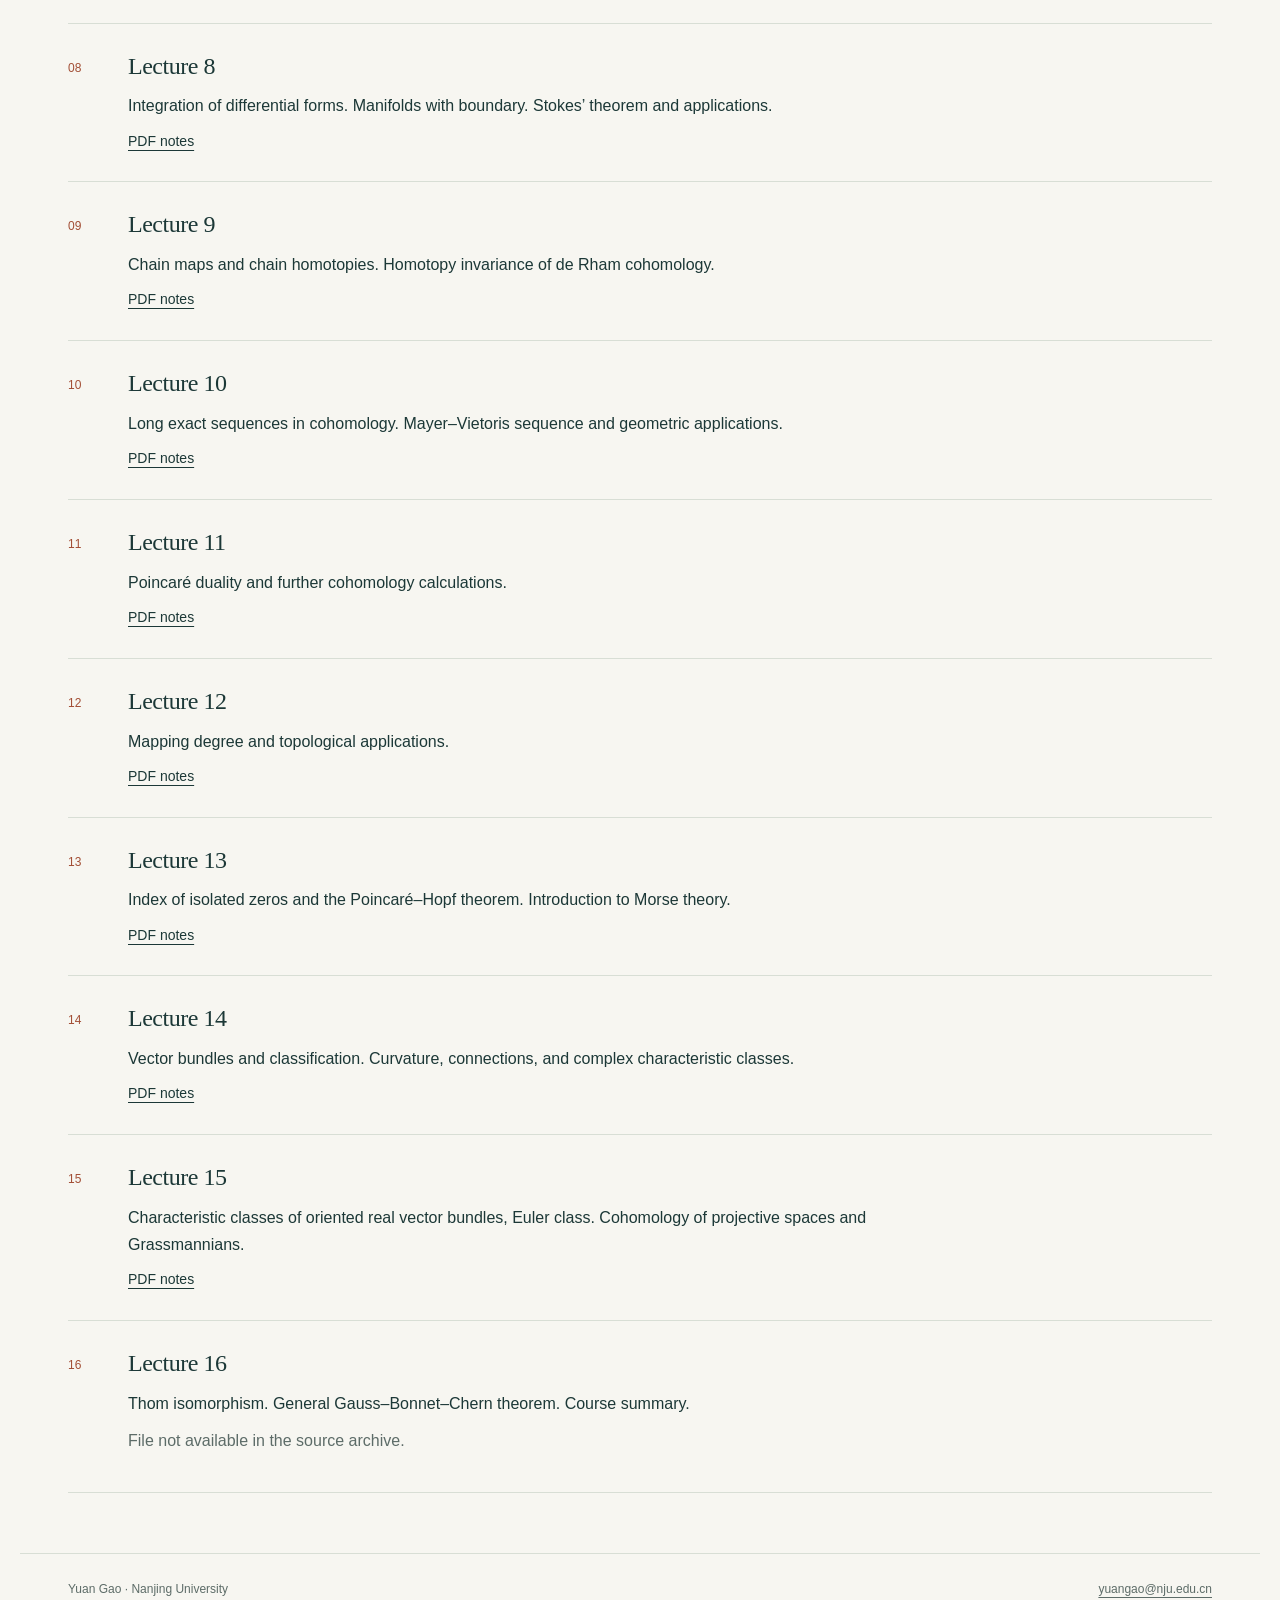
<file: notes.html>
<!doctype html><html lang="en"><head><meta charset="utf-8"><meta name="viewport" content="width=device-width,initial-scale=1"><title>Lecture notes · Yuan Gao</title><meta name="description" content="Yuan Gao, Assistant Professor of Mathematics at Nanjing University. Research in symplectic and contact geometry."><link rel="stylesheet" href="style.css"></head><body><a class="skip" href="#main">Skip to content</a><header><a class="brand" href="index.html">Yuan Gao<span>Mathematics · Nanjing University</span></a><nav aria-label="Main navigation"><a class="" href="index.html">Home</a><a class="" href="about.html">About</a><a class="" href="research.html">Research</a><a class="" href="teaching.html">Teaching</a><a class="" href="service.html">Academic service</a><a class="" href="misc.html">Misc</a></nav></header><main id="main"><div class="page-head"><p class="eyebrow">Spring 2026 · Archived course</p><h1>Lecture notes</h1></div><nav class="course-nav" aria-label="Course archive"><a class="" href="course.html">Overview</a><a class="" href="notes.html">Lecture notes</a><a class="" href="assignments.html">Assignments</a><a class="" href="schedule.html">Schedule</a><a class="" href="integrity.html">Academic integrity</a></nav><div class="lesson-list"><article class="lesson"><span class="number">01</span><div><h2>Lecture 1</h2><p>Line integrals and path independence. Differential form formulation of classical calculus theorems. Foundations of exterior algebra.</p><div class="resource-links"><a class="" href="https://drive.google.com/file/d/1nOXIAza7974JYwy715yIPXCAsMVixORJ/view?usp=sharing">PDF notes</a></div></div></article><article class="lesson"><span class="number">02</span><div><h2>Lecture 2</h2><p>Differential forms in Euclidean space. Exterior derivative and pullback. Poincaré Lemma.</p><div class="resource-links"><a class="" href="https://drive.google.com/file/d/1vEBCNuA92O0UZ6F7esjz7TNepnpvxMUE/view?usp=sharing">PDF notes</a></div></div></article><article class="lesson"><span class="number">03</span><div><h2>Lecture 3</h2><p>Chain complexes and homological algebra. de Rham cohomology for open subsets of Euclidean space.</p><div class="resource-links"><a class="" href="https://drive.google.com/file/d/1UrCVRItOWhFVCL1Be6mfGRdT2HEcZlyn/view?usp=sharing">PDF notes</a></div></div></article><article class="lesson"><span class="number">04</span><div><h2>Lecture 4</h2><p>Differentiable manifolds and classical examples. Smooth maps, coordinate transformations, and atlases.</p><div class="resource-links"><a class="" href="https://drive.google.com/file/d/1j7vQzaXzzCAPZs3CpnS0jKEs6XrqSTcU/view?usp=sharing">PDF notes</a></div></div></article><article class="lesson"><span class="number">05</span><div><h2>Lecture 5</h2><p>Submanifolds. Immersions, embeddings, submersions. Inverse and implicit function theorems; regular value theorem.</p><div class="resource-links"><a class="" href="https://drive.google.com/file/d/1XEp6Mh8R3O22vf3bf2na2oP_cOQkybGS/view?usp=sharing">PDF notes</a></div></div></article><article class="lesson"><span class="number">06</span><div><h2>Lecture 6</h2><p>Tangent spaces and tangent maps. Smooth vector fields and integral curves.</p><div class="resource-links"><a class="" href="https://drive.google.com/file/d/1Nr9Ar98o4j1BzF_6_0M9bQQb3DwvBGdF/view?usp=sharing">PDF notes</a></div></div></article><article class="lesson"><span class="number">07</span><div><h2>Lecture 7</h2><p>Differential forms on manifolds. de Rham cohomology. Volume forms and orientation.</p><div class="resource-links"><a class="" href="https://drive.google.com/file/d/15_ix8qn_M-0yDXbp1aVsYEcnnHOgGbsZ/view?usp=sharing">PDF notes</a></div></div></article><article class="lesson"><span class="number">08</span><div><h2>Lecture 8</h2><p>Integration of differential forms. Manifolds with boundary. Stokes’ theorem and applications.</p><div class="resource-links"><a class="" href="https://drive.google.com/file/d/1tOpJveejobRScrIX2Wj5oxzoQ4u1vP5F/view?usp=sharing">PDF notes</a></div></div></article><article class="lesson"><span class="number">09</span><div><h2>Lecture 9</h2><p>Chain maps and chain homotopies. Homotopy invariance of de Rham cohomology.</p><div class="resource-links"><a class="" href="https://drive.google.com/file/d/1KSfI2csjSQH4jmesHb_ZL0MqTBBbr2kj/view?usp=sharing">PDF notes</a></div></div></article><article class="lesson"><span class="number">10</span><div><h2>Lecture 10</h2><p>Long exact sequences in cohomology. Mayer–Vietoris sequence and geometric applications.</p><div class="resource-links"><a class="" href="https://drive.google.com/file/d/1UEBYUpYYxrKs9XoBmKCjLRjsdDPrkMwp/view?usp=sharing">PDF notes</a></div></div></article><article class="lesson"><span class="number">11</span><div><h2>Lecture 11</h2><p>Poincaré duality and further cohomology calculations.</p><div class="resource-links"><a class="" href="https://drive.google.com/file/d/1sLoMq9xSo0g7z3KIH8Yj8wd7lLssNM04/view?usp=sharing">PDF notes</a></div></div></article><article class="lesson"><span class="number">12</span><div><h2>Lecture 12</h2><p>Mapping degree and topological applications.</p><div class="resource-links"><a class="" href="https://drive.google.com/file/d/1ZH1wVLDxgpcBl5RuSBxiXvigWsB-w6WJ/view?usp=sharing">PDF notes</a></div></div></article><article class="lesson"><span class="number">13</span><div><h2>Lecture 13</h2><p>Index of isolated zeros and the Poincaré–Hopf theorem. Introduction to Morse theory.</p><div class="resource-links"><a class="" href="https://drive.google.com/file/d/1BC55Lys4hLGkgGDleW2SgOBWjgC_fGph/view?usp=sharing">PDF notes</a></div></div></article><article class="lesson"><span class="number">14</span><div><h2>Lecture 14</h2><p>Vector bundles and classification. Curvature, connections, and complex characteristic classes.</p><div class="resource-links"><a class="" href="https://drive.google.com/file/d/1aYWtoqGdKxSQSBLaaX0Wf422AZycdpAv/view?usp=sharing">PDF notes</a></div></div></article><article class="lesson"><span class="number">15</span><div><h2>Lecture 15</h2><p>Characteristic classes of oriented real vector bundles, Euler class. Cohomology of projective spaces and Grassmannians.</p><div class="resource-links"><a class="" href="https://drive.google.com/file/d/1vKG1B5U-086zDudhZCLj4zbHI3xQ481z/view?usp=sharing">PDF notes</a></div></div></article><article class="lesson"><span class="number">16</span><div><h2>Lecture 16</h2><p>Thom isomorphism. General Gauss–Bonnet–Chern theorem. Course summary.</p><p class="muted">File not available in the source archive.</p></div></article></div></main><footer><span>Yuan Gao · Nanjing University</span><a href="mailto:yuangao@nju.edu.cn">yuangao@nju.edu.cn</a></footer></body></html>
</file>
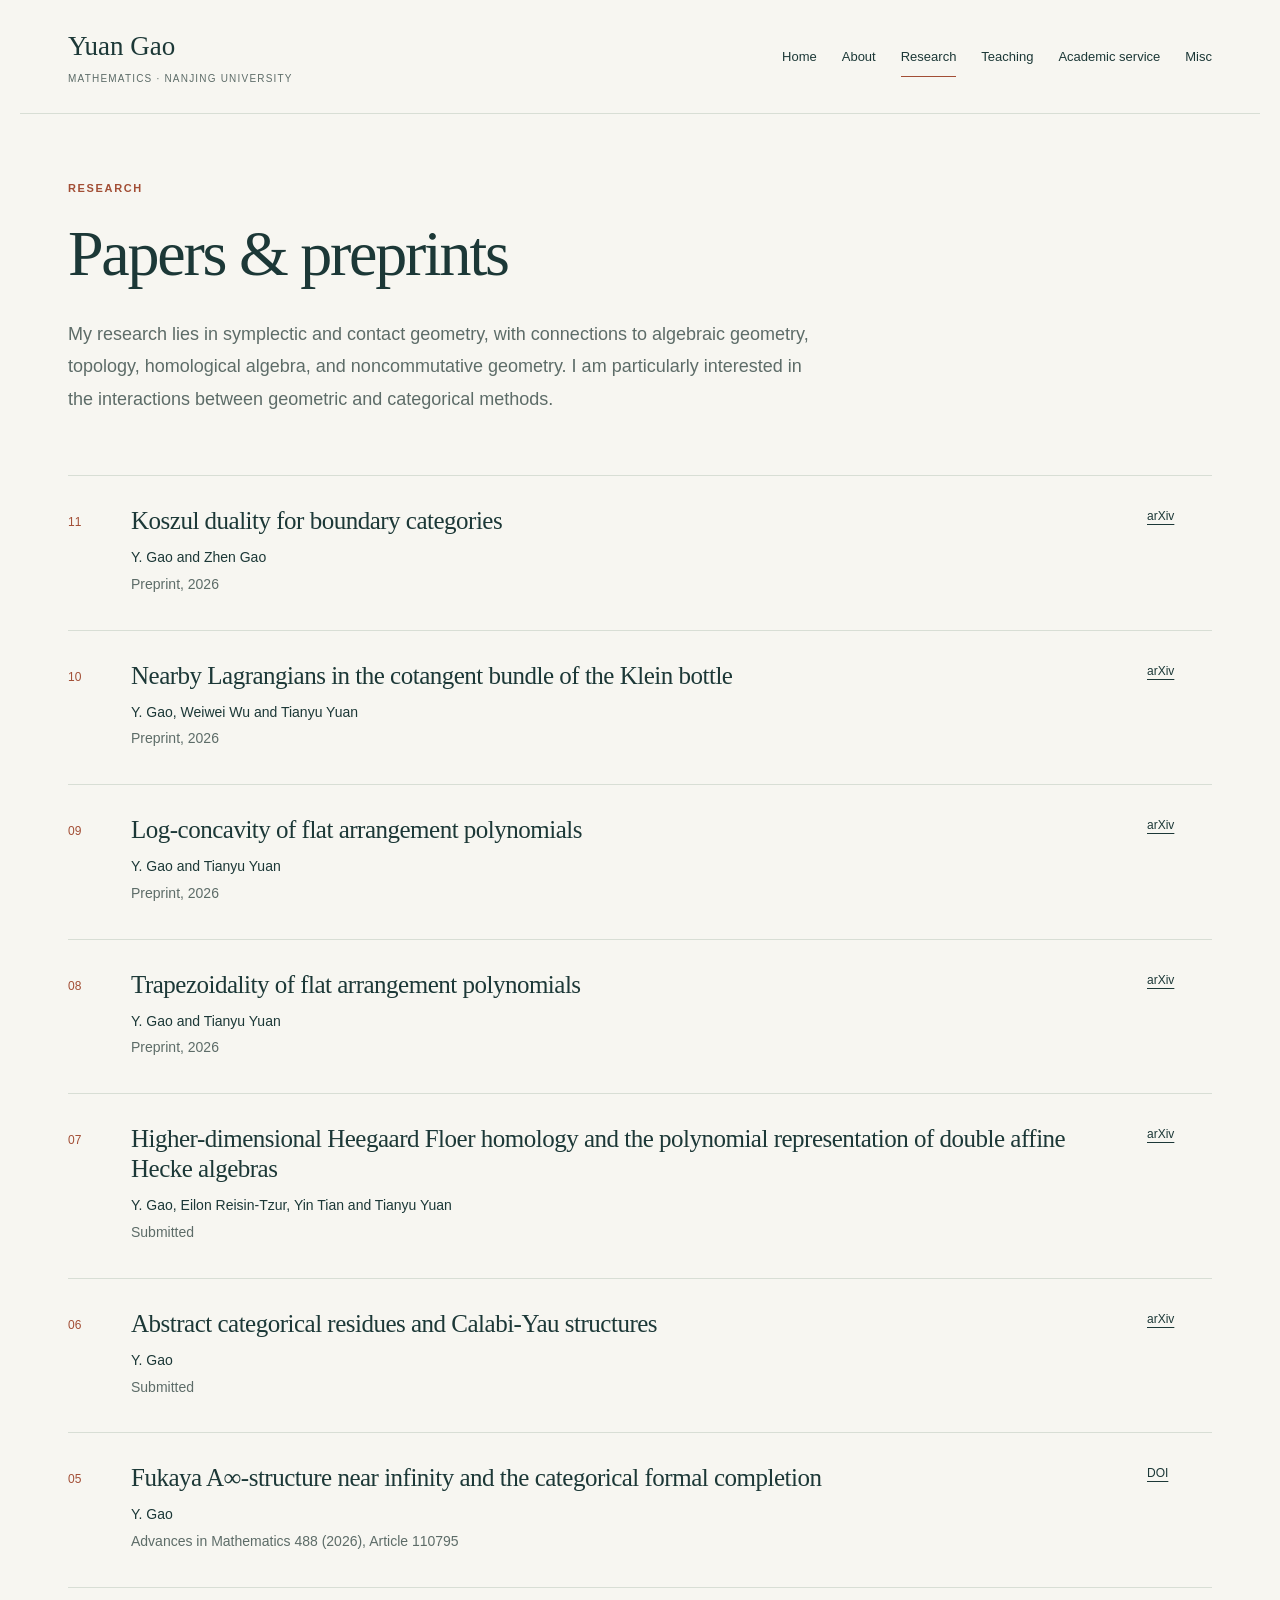
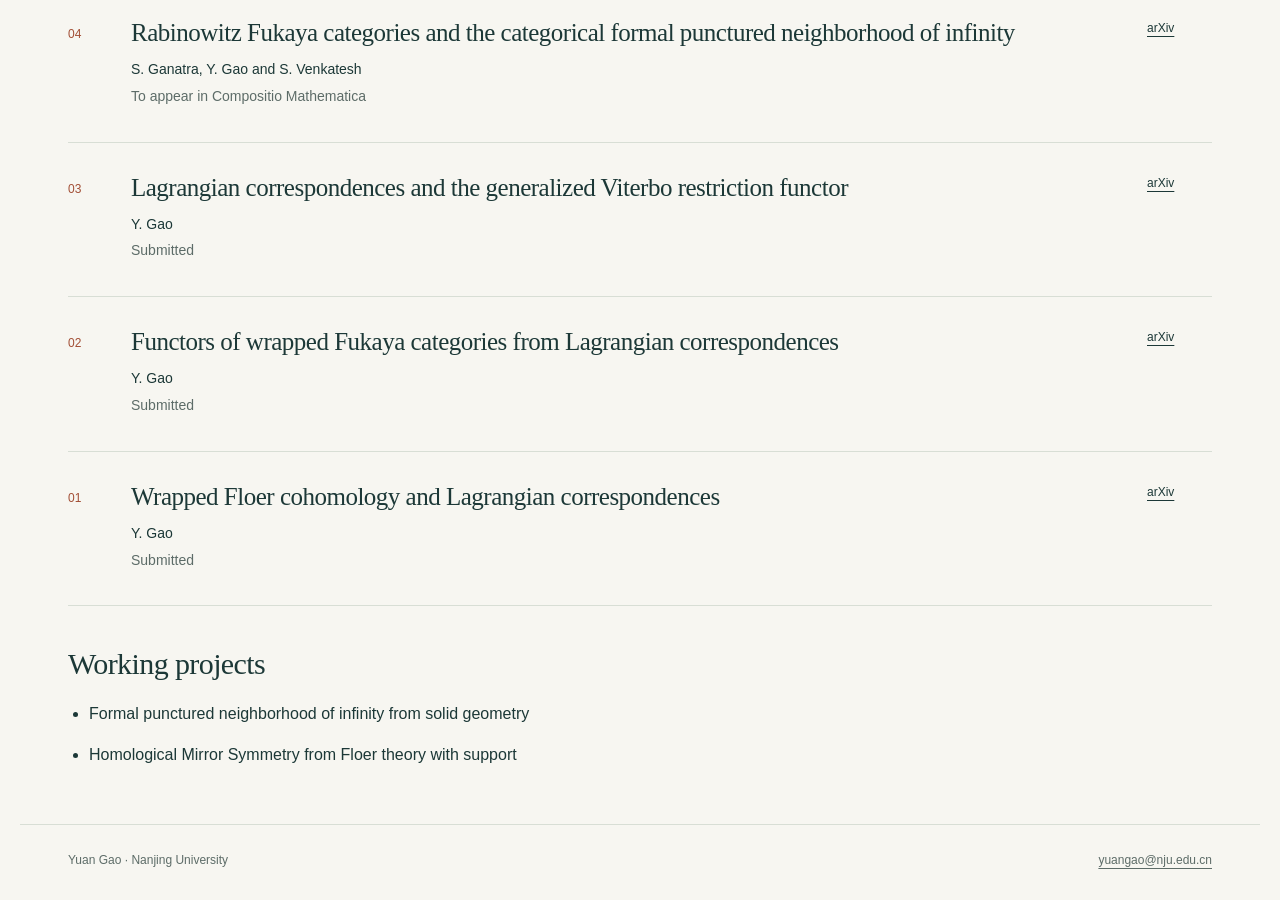
<file: research.html>
<!doctype html><html lang="en"><head><meta charset="utf-8"><meta name="viewport" content="width=device-width,initial-scale=1"><title>Research · Yuan Gao</title><meta name="description" content="Yuan Gao, Assistant Professor of Mathematics at Nanjing University. Research in symplectic and contact geometry."><link rel="stylesheet" href="style.css"></head><body><a class="skip" href="#main">Skip to content</a><header><a class="brand" href="index.html">Yuan Gao<span>Mathematics · Nanjing University</span></a><nav aria-label="Main navigation"><a class="" href="index.html">Home</a><a class="" href="about.html">About</a><a class="active" href="research.html">Research</a><a class="" href="teaching.html">Teaching</a><a class="" href="service.html">Academic service</a><a class="" href="misc.html">Misc</a></nav></header><main id="main"><div class="page-head"><p class="eyebrow">Research</p><h1>Papers & preprints</h1><p class="lead">My research lies in symplectic and contact geometry, with connections to algebraic geometry, topology, homological algebra, and noncommutative geometry. I am particularly interested in the interactions between geometric and categorical methods.</p></div><section class="papers"><article class="paper"><span class="number">11</span><div><h2><a class="" href="https://arxiv.org/abs/2611.02080">Koszul duality for boundary categories</a></h2><p>Y. Gao and Zhen Gao</p><p class="muted">Preprint, 2026</p></div><a class="paper-link" href="https://arxiv.org/abs/2611.02080">arXiv</a></article><article class="paper"><span class="number">10</span><div><h2><a class="" href="https://arxiv.org/abs/2611.01506">Nearby Lagrangians in the cotangent bundle of the Klein bottle</a></h2><p>Y. Gao, Weiwei Wu and Tianyu Yuan</p><p class="muted">Preprint, 2026</p></div><a class="paper-link" href="https://arxiv.org/abs/2611.01506">arXiv</a></article><article class="paper"><span class="number">09</span><div><h2><a class="" href="https://arxiv.org/abs/2609.33651">Log-concavity of flat arrangement polynomials</a></h2><p>Y. Gao and Tianyu Yuan</p><p class="muted">Preprint, 2026</p></div><a class="paper-link" href="https://arxiv.org/abs/2609.33651">arXiv</a></article><article class="paper"><span class="number">08</span><div><h2><a class="" href="https://arxiv.org/abs/2608.21855">Trapezoidality of flat arrangement polynomials</a></h2><p>Y. Gao and Tianyu Yuan</p><p class="muted">Preprint, 2026</p></div><a class="paper-link" href="https://arxiv.org/abs/2608.21855">arXiv</a></article><article class="paper"><span class="number">07</span><div><h2><a class="" href="https://arxiv.org/abs/2511.06436">Higher-dimensional Heegaard Floer homology and the polynomial representation of double affine Hecke algebras</a></h2><p>Y. Gao, Eilon Reisin-Tzur, Yin Tian and Tianyu Yuan</p><p class="muted">Submitted</p></div><a class="paper-link" href="https://arxiv.org/abs/2511.06436">arXiv</a></article><article class="paper"><span class="number">06</span><div><h2><a class="" href="https://arxiv.org/abs/2412.05927">Abstract categorical residues and Calabi-Yau structures</a></h2><p>Y. Gao</p><p class="muted">Submitted</p></div><a class="paper-link" href="https://arxiv.org/abs/2412.05927">arXiv</a></article><article class="paper"><span class="number">05</span><div><h2><a class="" href="https://doi.org/10.1016/j.aim.2026.110795">Fukaya A∞-structure near infinity and the categorical formal completion</a></h2><p>Y. Gao</p><p class="muted">Advances in Mathematics 488 (2026), Article 110795</p></div><a class="paper-link" href="https://doi.org/10.1016/j.aim.2026.110795">DOI</a></article><article class="paper"><span class="number">04</span><div><h2><a class="" href="https://arxiv.org/abs/2212.14863">Rabinowitz Fukaya categories and the categorical formal punctured neighborhood of infinity</a></h2><p>S. Ganatra, Y. Gao and S. Venkatesh</p><p class="muted">To appear in Compositio Mathematica</p></div><a class="paper-link" href="https://arxiv.org/abs/2212.14863">arXiv</a></article><article class="paper"><span class="number">03</span><div><h2><a class="" href="https://arxiv.org/abs/2011.05536">Lagrangian correspondences and the generalized Viterbo restriction functor</a></h2><p>Y. Gao</p><p class="muted">Submitted</p></div><a class="paper-link" href="https://arxiv.org/abs/2011.05536">arXiv</a></article><article class="paper"><span class="number">02</span><div><h2><a class="" href="https://arxiv.org/abs/1712.00225">Functors of wrapped Fukaya categories from Lagrangian correspondences</a></h2><p>Y. Gao</p><p class="muted">Submitted</p></div><a class="paper-link" href="https://arxiv.org/abs/1712.00225">arXiv</a></article><article class="paper"><span class="number">01</span><div><h2><a class="" href="https://arxiv.org/abs/1703.04032">Wrapped Floer cohomology and Lagrangian correspondences</a></h2><p>Y. Gao</p><p class="muted">Submitted</p></div><a class="paper-link" href="https://arxiv.org/abs/1703.04032">arXiv</a></article></section><section class="section"><h2>Working projects</h2><ul><li>Formal punctured neighborhood of infinity from solid geometry</li><li>Homological Mirror Symmetry from Floer theory with support</li></ul></section></main><footer><span>Yuan Gao · Nanjing University</span><a href="mailto:yuangao@nju.edu.cn">yuangao@nju.edu.cn</a></footer></body></html>
</file>
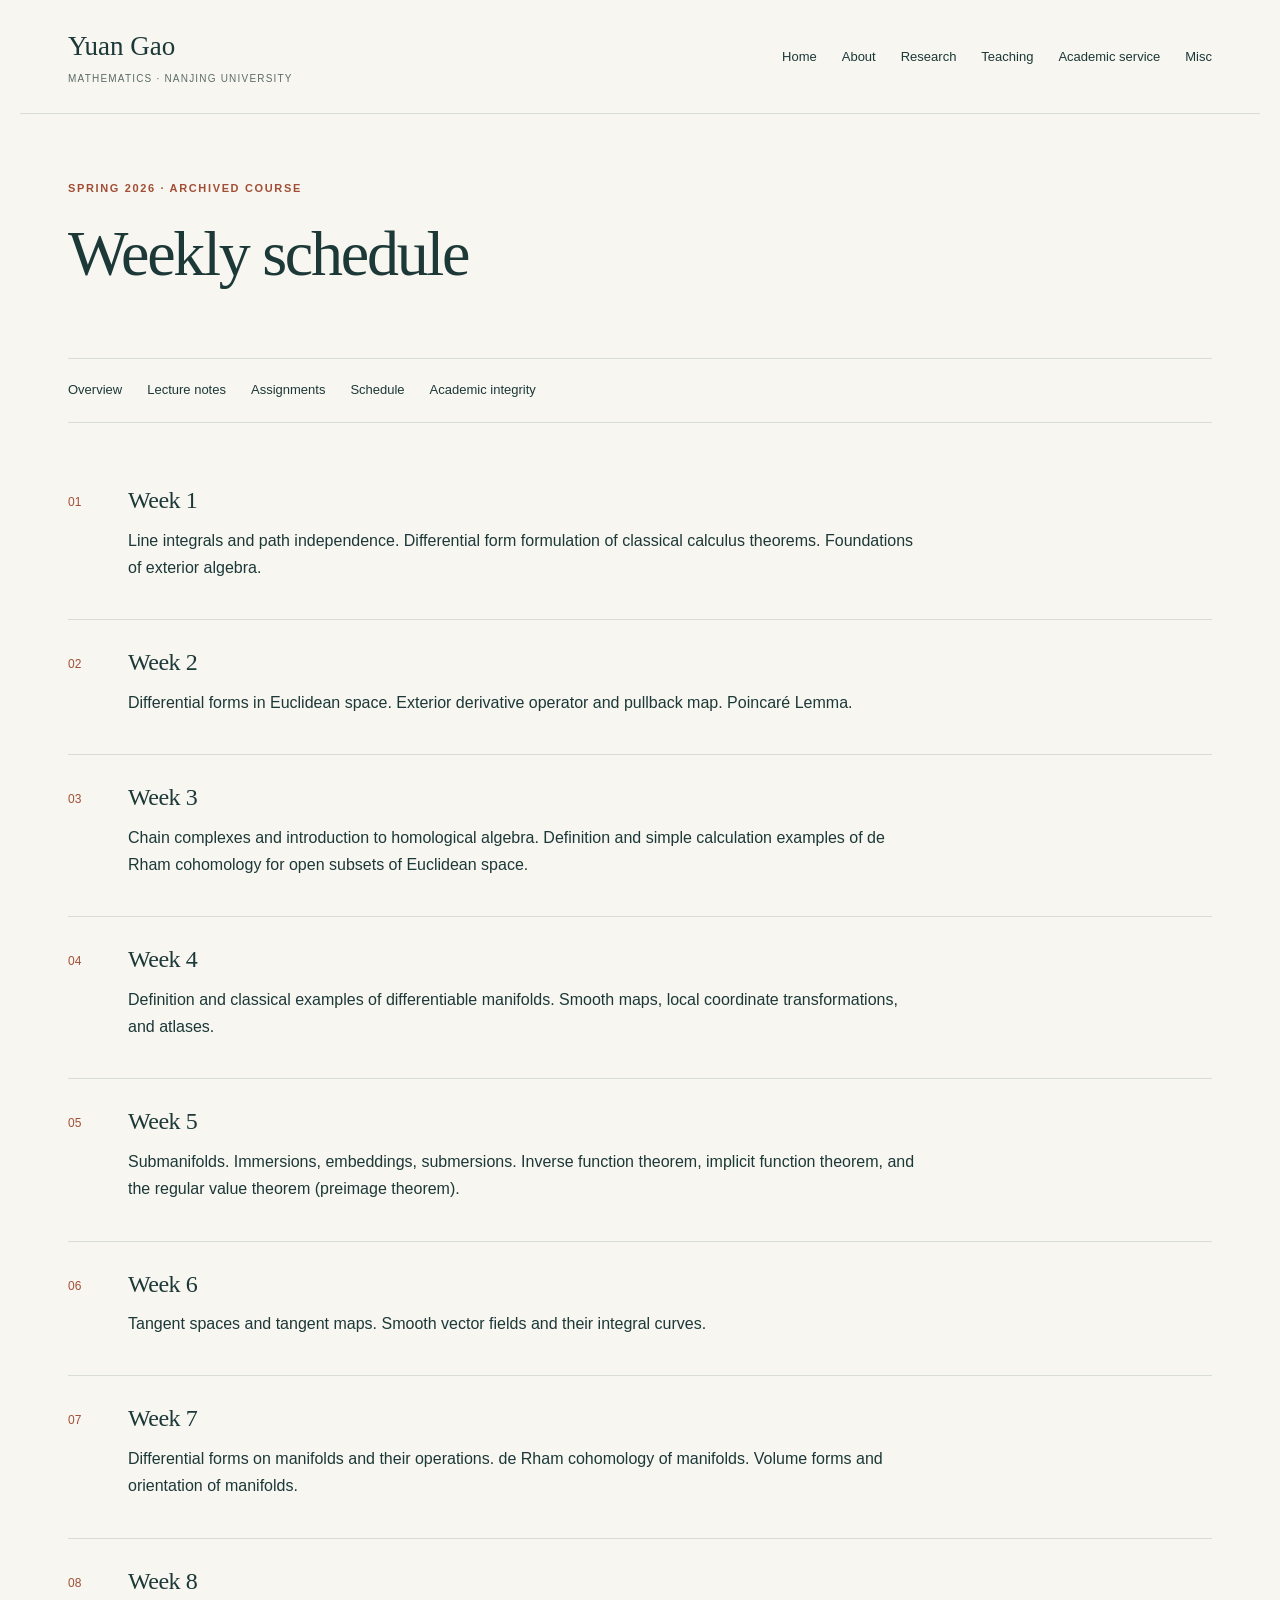
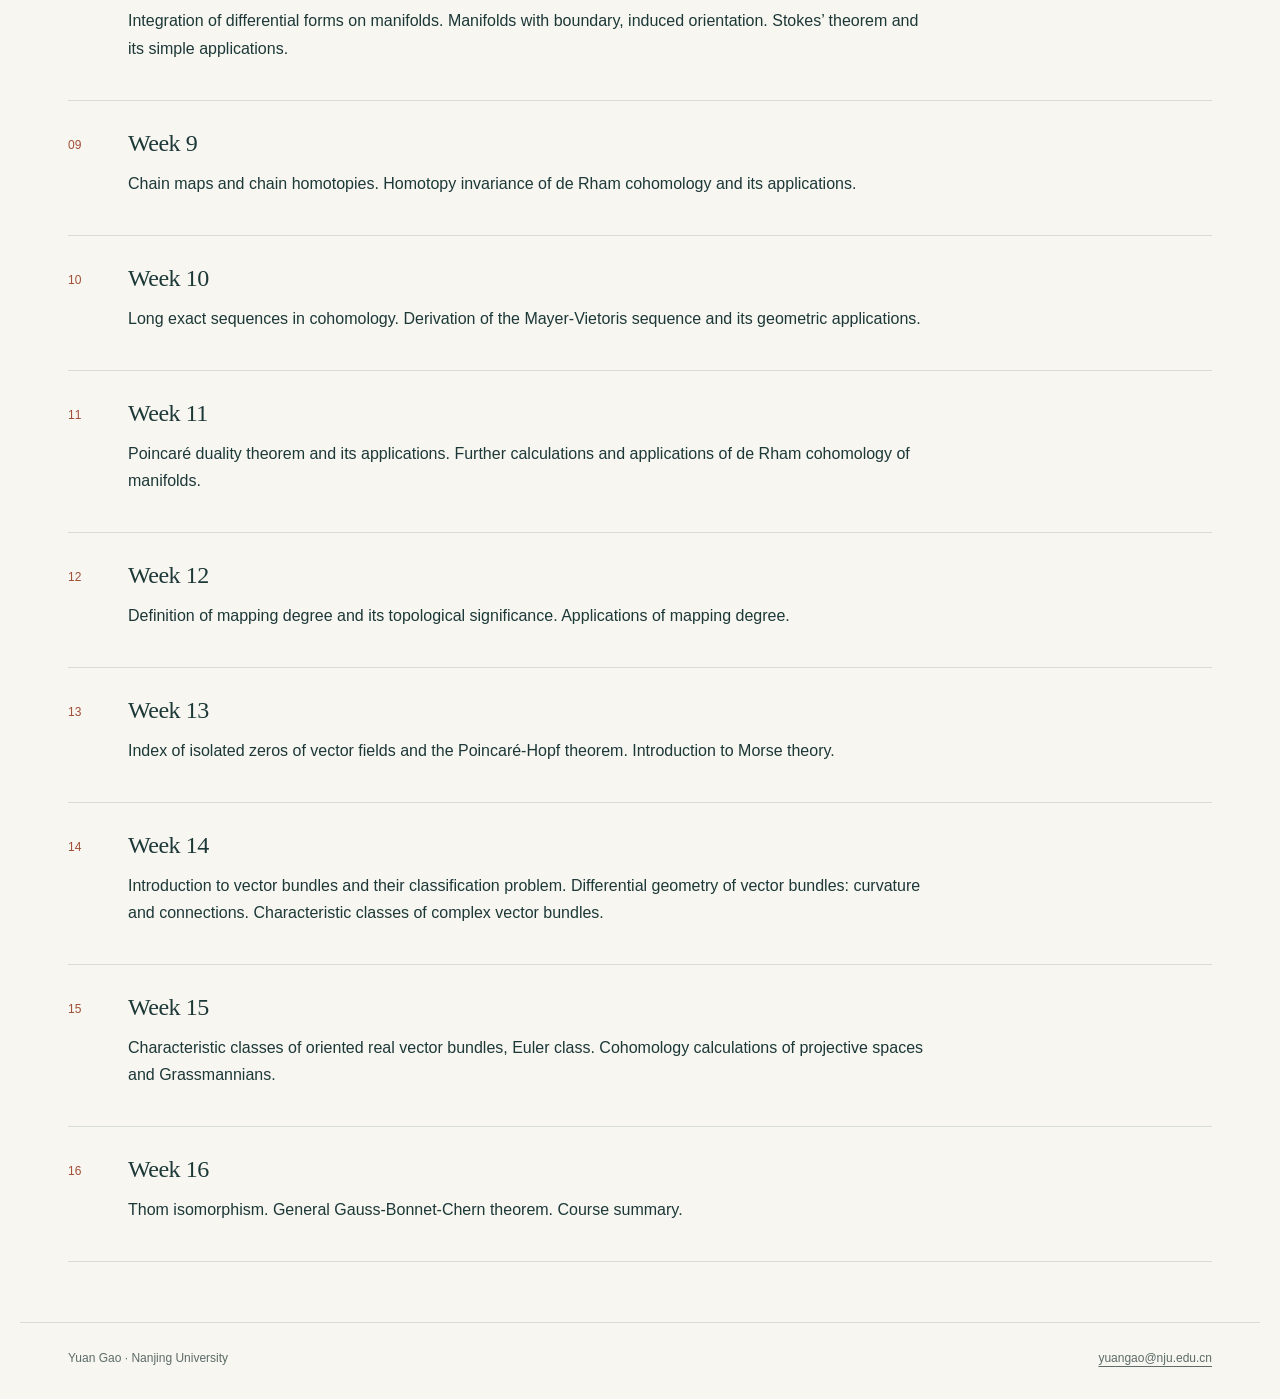
<file: schedule.html>
<!doctype html><html lang="en"><head><meta charset="utf-8"><meta name="viewport" content="width=device-width,initial-scale=1"><title>Weekly schedule · Yuan Gao</title><meta name="description" content="Yuan Gao, Assistant Professor of Mathematics at Nanjing University. Research in symplectic and contact geometry."><link rel="stylesheet" href="style.css"></head><body><a class="skip" href="#main">Skip to content</a><header><a class="brand" href="index.html">Yuan Gao<span>Mathematics · Nanjing University</span></a><nav aria-label="Main navigation"><a class="" href="index.html">Home</a><a class="" href="about.html">About</a><a class="" href="research.html">Research</a><a class="" href="teaching.html">Teaching</a><a class="" href="service.html">Academic service</a><a class="" href="misc.html">Misc</a></nav></header><main id="main"><div class="page-head"><p class="eyebrow">Spring 2026 · Archived course</p><h1>Weekly schedule</h1></div><nav class="course-nav" aria-label="Course archive"><a class="" href="course.html">Overview</a><a class="" href="notes.html">Lecture notes</a><a class="" href="assignments.html">Assignments</a><a class="" href="schedule.html">Schedule</a><a class="" href="integrity.html">Academic integrity</a></nav><div class="lesson-list"><article class="lesson"><span class="number">01</span><div><h2>Week 1</h2><p>Line integrals and path independence. Differential form formulation of classical calculus theorems. Foundations of exterior algebra.</p></div></article><article class="lesson"><span class="number">02</span><div><h2>Week 2</h2><p>Differential forms in Euclidean space. Exterior derivative operator and pullback map. Poincaré Lemma.</p></div></article><article class="lesson"><span class="number">03</span><div><h2>Week 3</h2><p>Chain complexes and introduction to homological algebra. Definition and simple calculation examples of de Rham cohomology for open subsets of Euclidean space.</p></div></article><article class="lesson"><span class="number">04</span><div><h2>Week 4</h2><p>Definition and classical examples of differentiable manifolds. Smooth maps, local coordinate transformations, and atlases.</p></div></article><article class="lesson"><span class="number">05</span><div><h2>Week 5</h2><p>Submanifolds. Immersions, embeddings, submersions. Inverse function theorem, implicit function theorem, and the regular value theorem (preimage theorem).</p></div></article><article class="lesson"><span class="number">06</span><div><h2>Week 6</h2><p>Tangent spaces and tangent maps. Smooth vector fields and their integral curves.</p></div></article><article class="lesson"><span class="number">07</span><div><h2>Week 7</h2><p>Differential forms on manifolds and their operations. de Rham cohomology of manifolds. Volume forms and orientation of manifolds.</p></div></article><article class="lesson"><span class="number">08</span><div><h2>Week 8</h2><p>Integration of differential forms on manifolds. Manifolds with boundary, induced orientation. Stokes’ theorem and its simple applications.</p></div></article><article class="lesson"><span class="number">09</span><div><h2>Week 9</h2><p>Chain maps and chain homotopies. Homotopy invariance of de Rham cohomology and its applications.</p></div></article><article class="lesson"><span class="number">10</span><div><h2>Week 10</h2><p>Long exact sequences in cohomology. Derivation of the Mayer-Vietoris sequence and its geometric applications.</p></div></article><article class="lesson"><span class="number">11</span><div><h2>Week 11</h2><p>Poincaré duality theorem and its applications. Further calculations and applications of de Rham cohomology of manifolds.</p></div></article><article class="lesson"><span class="number">12</span><div><h2>Week 12</h2><p>Definition of mapping degree and its topological significance. Applications of mapping degree.</p></div></article><article class="lesson"><span class="number">13</span><div><h2>Week 13</h2><p>Index of isolated zeros of vector fields and the Poincaré-Hopf theorem. Introduction to Morse theory.</p></div></article><article class="lesson"><span class="number">14</span><div><h2>Week 14</h2><p>Introduction to vector bundles and their classification problem. Differential geometry of vector bundles: curvature and connections. Characteristic classes of complex vector bundles.</p></div></article><article class="lesson"><span class="number">15</span><div><h2>Week 15</h2><p>Characteristic classes of oriented real vector bundles, Euler class. Cohomology calculations of projective spaces and Grassmannians.</p></div></article><article class="lesson"><span class="number">16</span><div><h2>Week 16</h2><p>Thom isomorphism. General Gauss-Bonnet-Chern theorem. Course summary.</p></div></article></div></main><footer><span>Yuan Gao · Nanjing University</span><a href="mailto:yuangao@nju.edu.cn">yuangao@nju.edu.cn</a></footer></body></html>
</file>
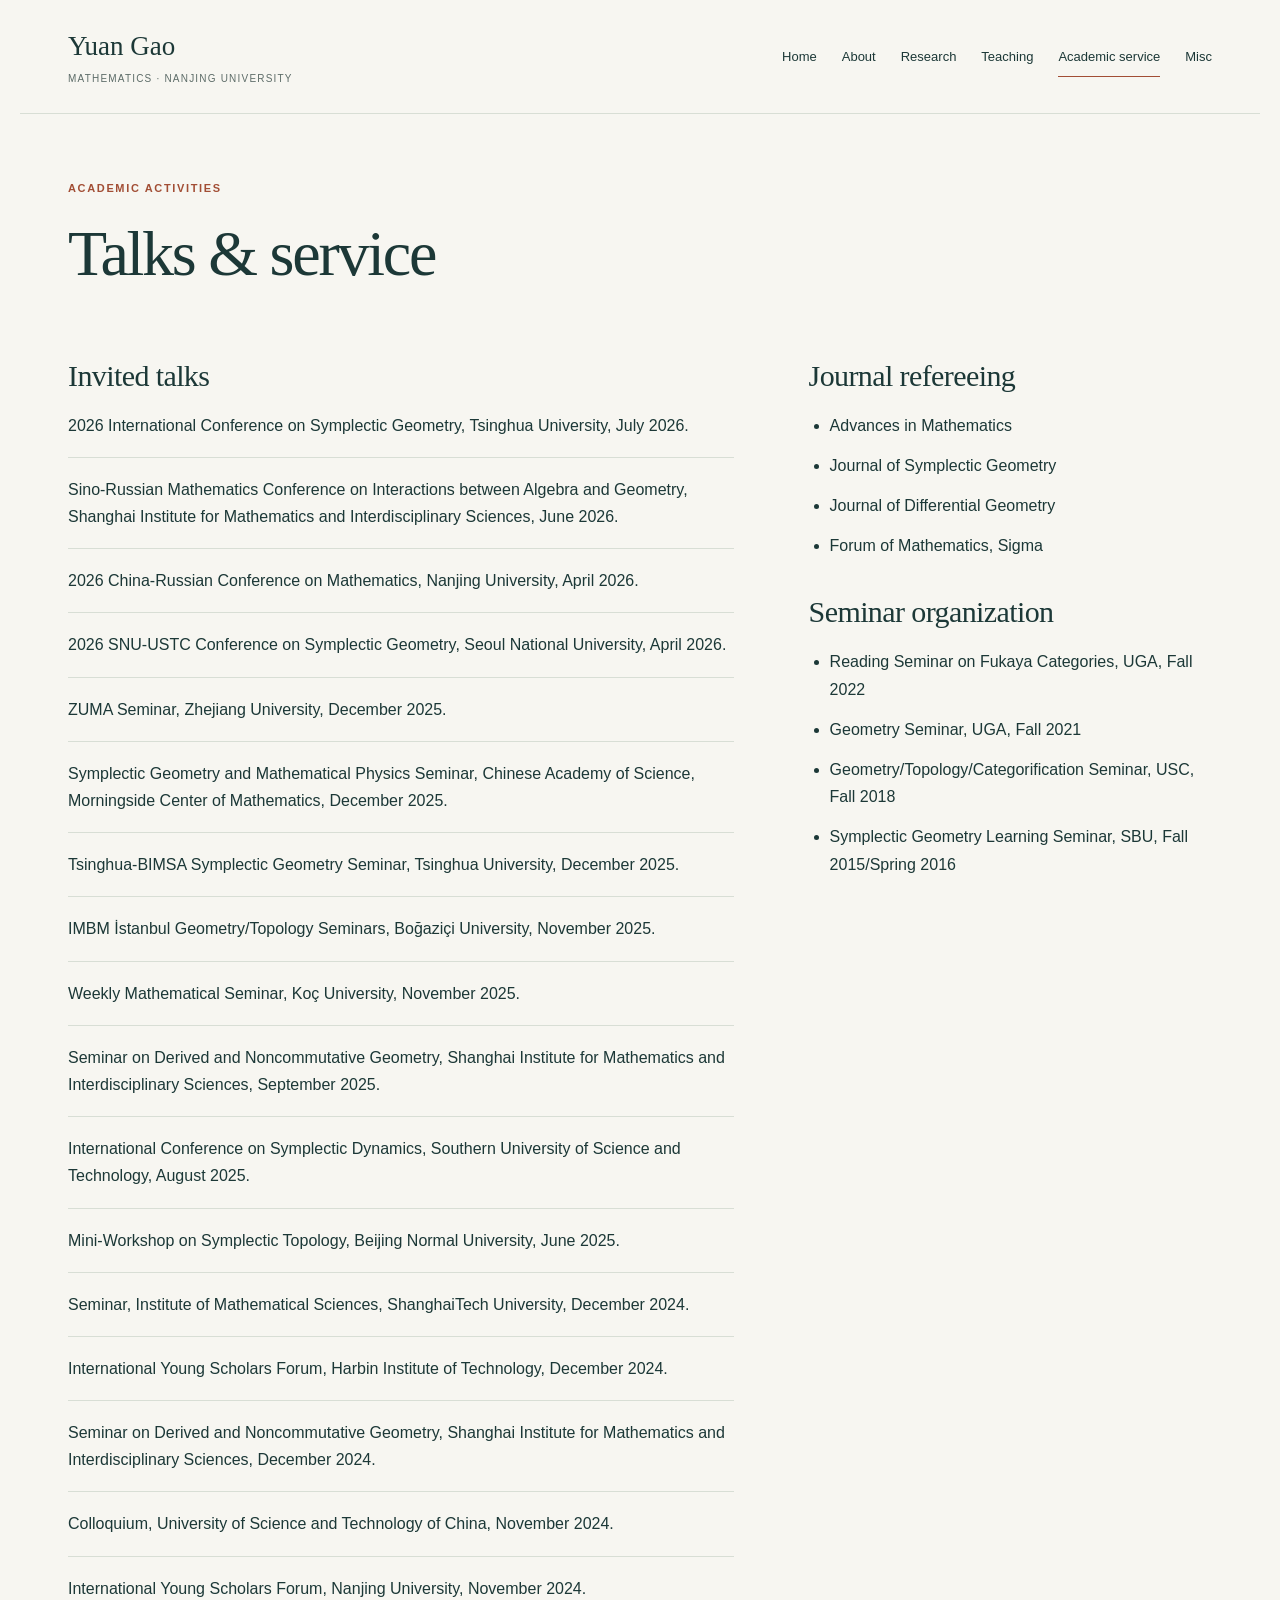
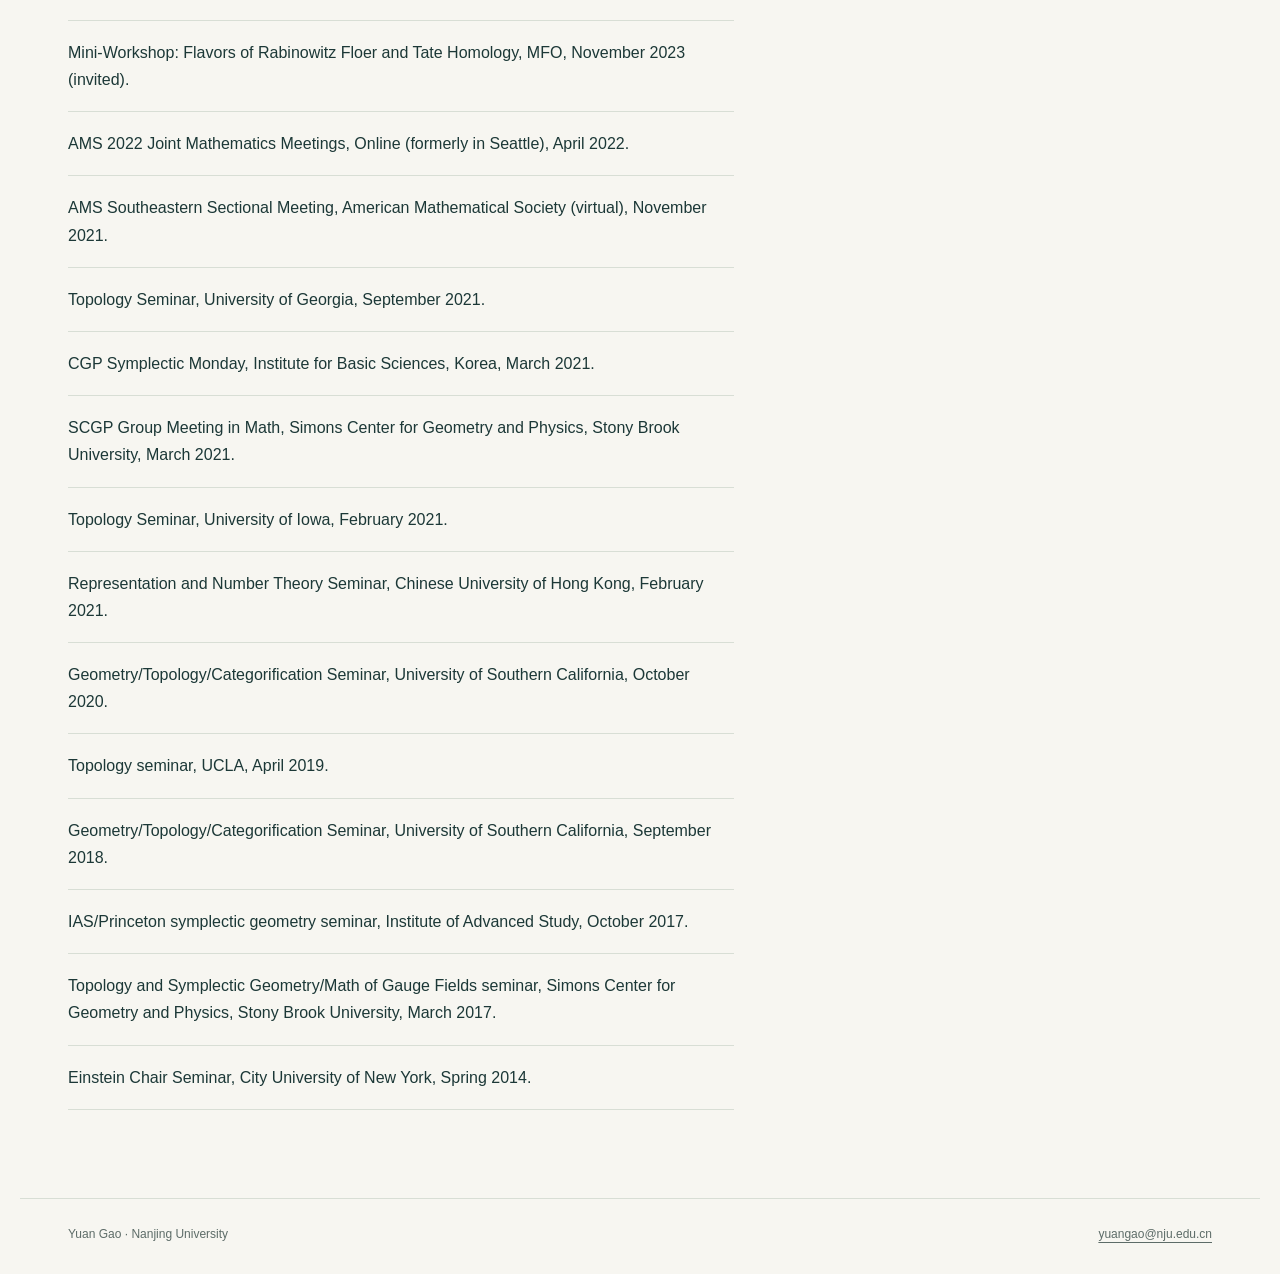
<file: service.html>
<!doctype html><html lang="en"><head><meta charset="utf-8"><meta name="viewport" content="width=device-width,initial-scale=1"><title>Academic service · Yuan Gao</title><meta name="description" content="Yuan Gao, Assistant Professor of Mathematics at Nanjing University. Research in symplectic and contact geometry."><link rel="stylesheet" href="style.css"></head><body><a class="skip" href="#main">Skip to content</a><header><a class="brand" href="index.html">Yuan Gao<span>Mathematics · Nanjing University</span></a><nav aria-label="Main navigation"><a class="" href="index.html">Home</a><a class="" href="about.html">About</a><a class="" href="research.html">Research</a><a class="" href="teaching.html">Teaching</a><a class="active" href="service.html">Academic service</a><a class="" href="misc.html">Misc</a></nav></header><main id="main"><div class="page-head"><p class="eyebrow">Academic activities</p><h1>Talks & service</h1></div><div class="two-col service"><section><h2>Invited talks</h2><ul class="clean-list"><li>2026 International Conference on Symplectic Geometry, Tsinghua University, July 2026.</li><li>Sino-Russian Mathematics Conference on Interactions between Algebra and Geometry, Shanghai Institute for Mathematics and Interdisciplinary Sciences, June 2026.</li><li>2026 China-Russian Conference on Mathematics, Nanjing University, April 2026.</li><li>2026 SNU-USTC Conference on Symplectic Geometry, Seoul National University, April 2026.</li><li>ZUMA Seminar, Zhejiang University, December 2025.</li><li>Symplectic Geometry and Mathematical Physics Seminar, Chinese Academy of Science, Morningside Center of Mathematics, December 2025.</li><li>Tsinghua-BIMSA Symplectic Geometry Seminar, Tsinghua University, December 2025.</li><li>IMBM İstanbul Geometry/Topology Seminars, Boğaziçi University, November 2025.</li><li>Weekly Mathematical Seminar, Koç University, November 2025.</li><li>Seminar on Derived and Noncommutative Geometry, Shanghai Institute for Mathematics and Interdisciplinary Sciences, September 2025.</li><li>International Conference on Symplectic Dynamics, Southern University of Science and Technology, August 2025.</li><li>Mini-Workshop on Symplectic Topology, Beijing Normal University, June 2025.</li><li>Seminar, Institute of Mathematical Sciences, ShanghaiTech University, December 2024.</li><li>International Young Scholars Forum, Harbin Institute of Technology, December 2024.</li><li>Seminar on Derived and Noncommutative Geometry, Shanghai Institute for Mathematics and Interdisciplinary Sciences, December 2024.</li><li>Colloquium, University of Science and Technology of China, November 2024.</li><li>International Young Scholars Forum, Nanjing University, November 2024.</li><li>Mini-Workshop: Flavors of Rabinowitz Floer and Tate Homology, MFO, November 2023 (invited).</li><li>AMS 2022 Joint Mathematics Meetings, Online (formerly in Seattle), April 2022.</li><li>AMS Southeastern Sectional Meeting, American Mathematical Society (virtual), November 2021.</li><li>Topology Seminar, University of Georgia, September 2021.</li><li>CGP Symplectic Monday, Institute for Basic Sciences, Korea, March 2021.</li><li>SCGP Group Meeting in Math, Simons Center for Geometry and Physics, Stony Brook University, March 2021.</li><li>Topology Seminar, University of Iowa, February 2021.</li><li>Representation and Number Theory Seminar, Chinese University of Hong Kong, February 2021.</li><li>Geometry/Topology/Categorification Seminar, University of Southern California, October 2020.</li><li>Topology seminar, UCLA, April 2019.</li><li>Geometry/Topology/Categorification Seminar, University of Southern California, September 2018.</li><li>IAS/Princeton symplectic geometry seminar, Institute of Advanced Study, October 2017.</li><li>Topology and Symplectic Geometry/Math of Gauge Fields seminar, Simons Center for Geometry and Physics, Stony Brook University, March 2017.</li><li>Einstein Chair Seminar, City University of New York, Spring 2014.</li></ul></section><aside><h2>Journal refereeing</h2><ul><li>Advances in Mathematics</li><li>Journal of Symplectic Geometry</li><li>Journal of Differential Geometry</li><li>Forum of Mathematics, Sigma</li></ul><h2>Seminar organization</h2><ul><li>Reading Seminar on Fukaya Categories, UGA, Fall 2022</li><li>Geometry Seminar, UGA, Fall 2021</li><li>Geometry/Topology/Categorification Seminar, USC, Fall 2018</li><li>Symplectic Geometry Learning Seminar, SBU, Fall 2015/Spring 2016</li></ul></aside></div></main><footer><span>Yuan Gao · Nanjing University</span><a href="mailto:yuangao@nju.edu.cn">yuangao@nju.edu.cn</a></footer></body></html>
</file>
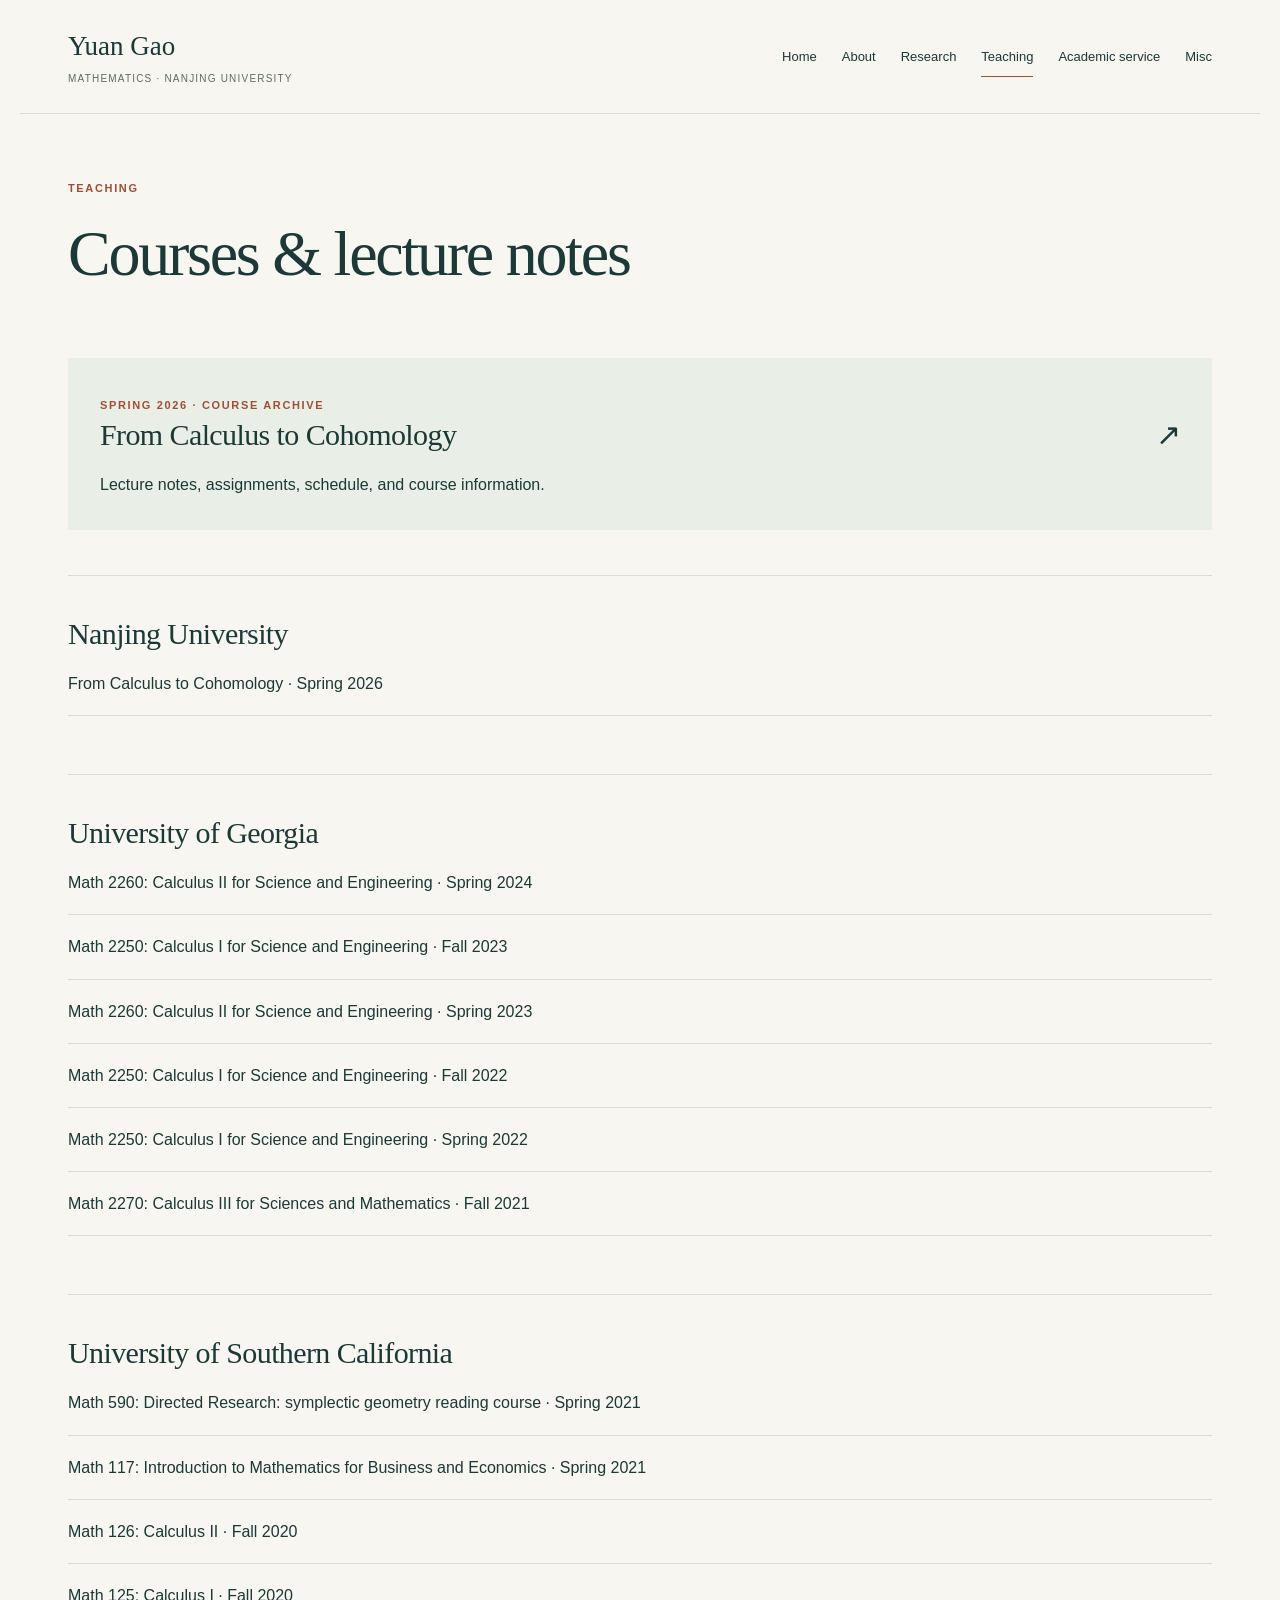
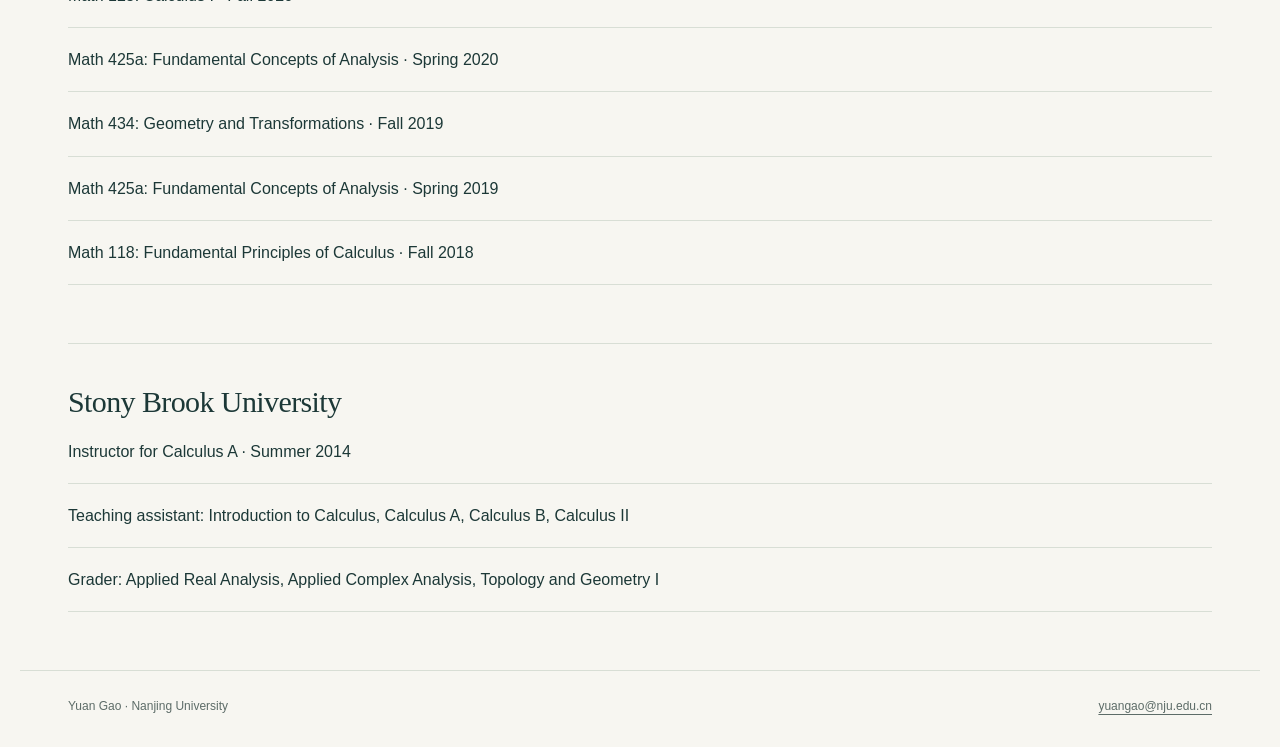
<file: teaching.html>
<!doctype html><html lang="en"><head><meta charset="utf-8"><meta name="viewport" content="width=device-width,initial-scale=1"><title>Teaching · Yuan Gao</title><meta name="description" content="Yuan Gao, Assistant Professor of Mathematics at Nanjing University. Research in symplectic and contact geometry."><link rel="stylesheet" href="style.css"></head><body><a class="skip" href="#main">Skip to content</a><header><a class="brand" href="index.html">Yuan Gao<span>Mathematics · Nanjing University</span></a><nav aria-label="Main navigation"><a class="" href="index.html">Home</a><a class="" href="about.html">About</a><a class="" href="research.html">Research</a><a class="active" href="teaching.html">Teaching</a><a class="" href="service.html">Academic service</a><a class="" href="misc.html">Misc</a></nav></header><main id="main"><div class="page-head"><p class="eyebrow">Teaching</p><h1>Courses & lecture notes</h1></div><a class="course-feature" href="course.html"><span class="eyebrow">Spring 2026 · Course archive</span><h2>From Calculus to Cohomology <span>↗</span></h2><p>Lecture notes, assignments, schedule, and course information.</p></a><section class="section"><h2>Nanjing University</h2><ul class="clean-list"><li>From Calculus to Cohomology · Spring 2026</li></ul></section><section class="section"><h2>University of Georgia</h2><ul class="clean-list"><li>Math 2260: Calculus II for Science and Engineering · Spring 2024</li><li>Math 2250: Calculus I for Science and Engineering · Fall 2023</li><li>Math 2260: Calculus II for Science and Engineering · Spring 2023</li><li>Math 2250: Calculus I for Science and Engineering · Fall 2022</li><li>Math 2250: Calculus I for Science and Engineering · Spring 2022</li><li>Math 2270: Calculus III for Sciences and Mathematics · Fall 2021</li></ul></section><section class="section"><h2>University of Southern California</h2><ul class="clean-list"><li>Math 590: Directed Research: symplectic geometry reading course · Spring 2021</li><li>Math 117: Introduction to Mathematics for Business and Economics · Spring 2021</li><li>Math 126: Calculus II · Fall 2020</li><li>Math 125: Calculus I · Fall 2020</li><li>Math 425a: Fundamental Concepts of Analysis · Spring 2020</li><li>Math 434: Geometry and Transformations · Fall 2019</li><li>Math 425a: Fundamental Concepts of Analysis · Spring 2019</li><li>Math 118: Fundamental Principles of Calculus · Fall 2018</li></ul></section><section class="section"><h2>Stony Brook University</h2><ul class="clean-list"><li>Instructor for Calculus A · Summer 2014</li><li>Teaching assistant: Introduction to Calculus, Calculus A, Calculus B, Calculus II</li><li>Grader: Applied Real Analysis, Applied Complex Analysis, Topology and Geometry I</li></ul></section></main><footer><span>Yuan Gao · Nanjing University</span><a href="mailto:yuangao@nju.edu.cn">yuangao@nju.edu.cn</a></footer></body></html>
</file>
<file: style.css>
:root{--ink:#1c3837;--muted:#5d6c68;--paper:#f7f6f1;--line:#d8ded5;--accent:#a24e35}*{box-sizing:border-box}body{margin:0;background:var(--paper);color:var(--ink);font-family:Arial,Helvetica,sans-serif;line-height:1.7}a{color:inherit;text-underline-offset:4px}a:hover{color:var(--accent)}a:focus-visible{outline:3px solid var(--accent);outline-offset:5px}header,main,footer{max-width:1240px;margin:auto;padding-left:48px;padding-right:48px}header{display:flex;justify-content:space-between;align-items:center;gap:32px;padding-top:30px;padding-bottom:28px;border-bottom:1px solid var(--line)}.brand{text-decoration:none;font-family:Georgia,serif;font-size:27px;line-height:1.25}.brand span{display:block;font-family:Arial,sans-serif;font-size:10px;letter-spacing:.12em;text-transform:uppercase;margin-top:9px;color:var(--muted)}nav{display:flex;gap:25px;flex-wrap:wrap}nav a{text-decoration:none;font-size:13px;padding:8px 0;border-bottom:1px solid transparent}nav a.active{border-color:var(--accent)}h1,h2,h3{font-family:Georgia,'Times New Roman',serif;font-weight:normal;line-height:1.2}h1{font-size:64px;letter-spacing:-.035em;margin:12px 0 25px}h2{font-size:30px;letter-spacing:-.02em;margin:0 0 18px}h3{font-size:23px;margin:8px 0}p{margin:0 0 20px}.eyebrow{color:var(--accent);font-size:11px;font-weight:bold;letter-spacing:.15em;text-transform:uppercase;margin-bottom:18px}.lead{font-size:18px;line-height:1.8;max-width:760px;color:var(--muted)}.hero{display:grid;grid-template-columns:1.15fr 1fr;align-items:center;gap:25px;padding:85px 0 80px}.hero h1{font-size:86px;margin-bottom:12px}.hero-sub{font-family:Georgia,serif;font-size:43px;line-height:1.16;letter-spacing:-.02em;margin-bottom:25px}.hero .lead{font-size:16px;max-width:570px}.geometry{color:#7e9990;text-align:center}.geometry svg{width:100%;height:auto;display:block}.geometry span{font-size:9px;letter-spacing:.23em;color:var(--muted)}.actions{display:flex;align-items:center;gap:24px;margin-top:30px}.button{display:inline-block;background:var(--ink);color:white;text-decoration:none;padding:12px 20px;font-size:13px}.button:hover{background:var(--accent);color:white}.text-link{font-size:13px}.home-grid{display:grid;grid-template-columns:1fr 1fr 1fr;border-top:1px solid var(--line);gap:45px;padding:45px 0 70px}.home-grid h2{font-size:26px}.home-grid p{font-size:14px;color:var(--muted)}.home-grid a{font-size:14px}.page-head{padding:65px 0 40px}.two-col{display:grid;grid-template-columns:1fr 1fr;gap:75px;margin-bottom:70px}.two-col.service{grid-template-columns:1.65fr 1fr}.timeline article{border-top:1px solid var(--line);padding:25px 0}.timeline span,.muted{color:var(--muted)}.timeline span{font-size:13px}.timeline p{margin:5px 0}.paper{display:grid;grid-template-columns:38px 1fr 65px;gap:25px;padding:30px 0;border-top:1px solid var(--line)}.paper h2{font-size:25px;margin-bottom:10px}.paper h2 a{text-decoration:none}.paper p{margin-bottom:3px;font-size:14px}.number{font-size:12px;color:var(--accent);padding-top:6px;font-variant-numeric:tabular-nums}.paper-link{font-size:12px;white-space:nowrap;align-self:start}.section{padding:40px 0;border-top:1px solid var(--line)}ul,ol{padding-left:21px}li{margin-bottom:13px}.clean-list{list-style:none;padding:0}.clean-list li{border-bottom:1px solid var(--line);padding:0 0 18px;margin-bottom:18px}.course-feature{display:block;background:#e9eee7;padding:32px;text-decoration:none;margin-bottom:45px}.course-feature h2{display:flex;justify-content:space-between}.course-feature p{margin:0}.course-nav{gap:25px;border-top:1px solid var(--line);border-bottom:1px solid var(--line);padding:12px 0;margin-bottom:35px}.notice{padding:15px 20px;background:#eceee5;font-size:14px;margin-bottom:35px}.lesson{display:grid;grid-template-columns:40px 1fr;gap:20px;border-bottom:1px solid var(--line);padding:28px 0}.lesson h2{font-size:24px;margin-bottom:12px}.lesson p{max-width:800px;margin-bottom:10px}.resource-links{display:flex;gap:24px;font-size:14px}.lesson-list{margin-bottom:60px}.reading{max-width:820px;margin-bottom:80px}.reading h2{margin-top:35px}dt{font-size:11px;text-transform:uppercase;letter-spacing:.1em;color:var(--accent);margin-top:20px}dd{margin:5px 0 0}aside h2:not(:first-child){margin-top:35px}footer{display:flex;justify-content:space-between;padding-top:25px;padding-bottom:30px;border-top:1px solid var(--line);font-size:12px;color:var(--muted)}.skip{position:absolute;top:-100px;left:12px;background:white;padding:10px;z-index:10}.skip:focus{top:10px}@media(max-width:900px){header{align-items:flex-start;flex-direction:column;gap:20px}nav{gap:22px}.hero{padding-top:55px}.hero h1{font-size:70px}.hero-sub{font-size:35px}.two-col{gap:40px}.home-grid{gap:25px}}@media(max-width:650px){header,main,footer{padding-left:23px;padding-right:23px}header{padding-top:23px;padding-bottom:18px}nav{gap:10px 20px}nav a{font-size:12px}.hero{grid-template-columns:1fr;padding:48px 0 40px}.hero h1{font-size:68px}.hero-sub{font-size:35px}.geometry{max-width:260px;margin:10px auto 0}.home-grid,.two-col,.two-col.service{grid-template-columns:1fr;gap:35px}.home-grid{padding:35px 0}.page-head{padding:45px 0 25px}h1{font-size:44px}.lead{font-size:16px}.paper{grid-template-columns:25px 1fr;gap:13px}.paper h2{font-size:23px}.paper-link{grid-column:2}.two-col{margin-bottom:40px}.course-feature{padding:24px}.course-feature h2{font-size:26px}.course-nav{gap:8px 22px}.actions{gap:20px}.lesson{gap:10px;grid-template-columns:27px 1fr}footer{gap:12px;flex-direction:column}.reading{margin-bottom:45px}}
</file>
